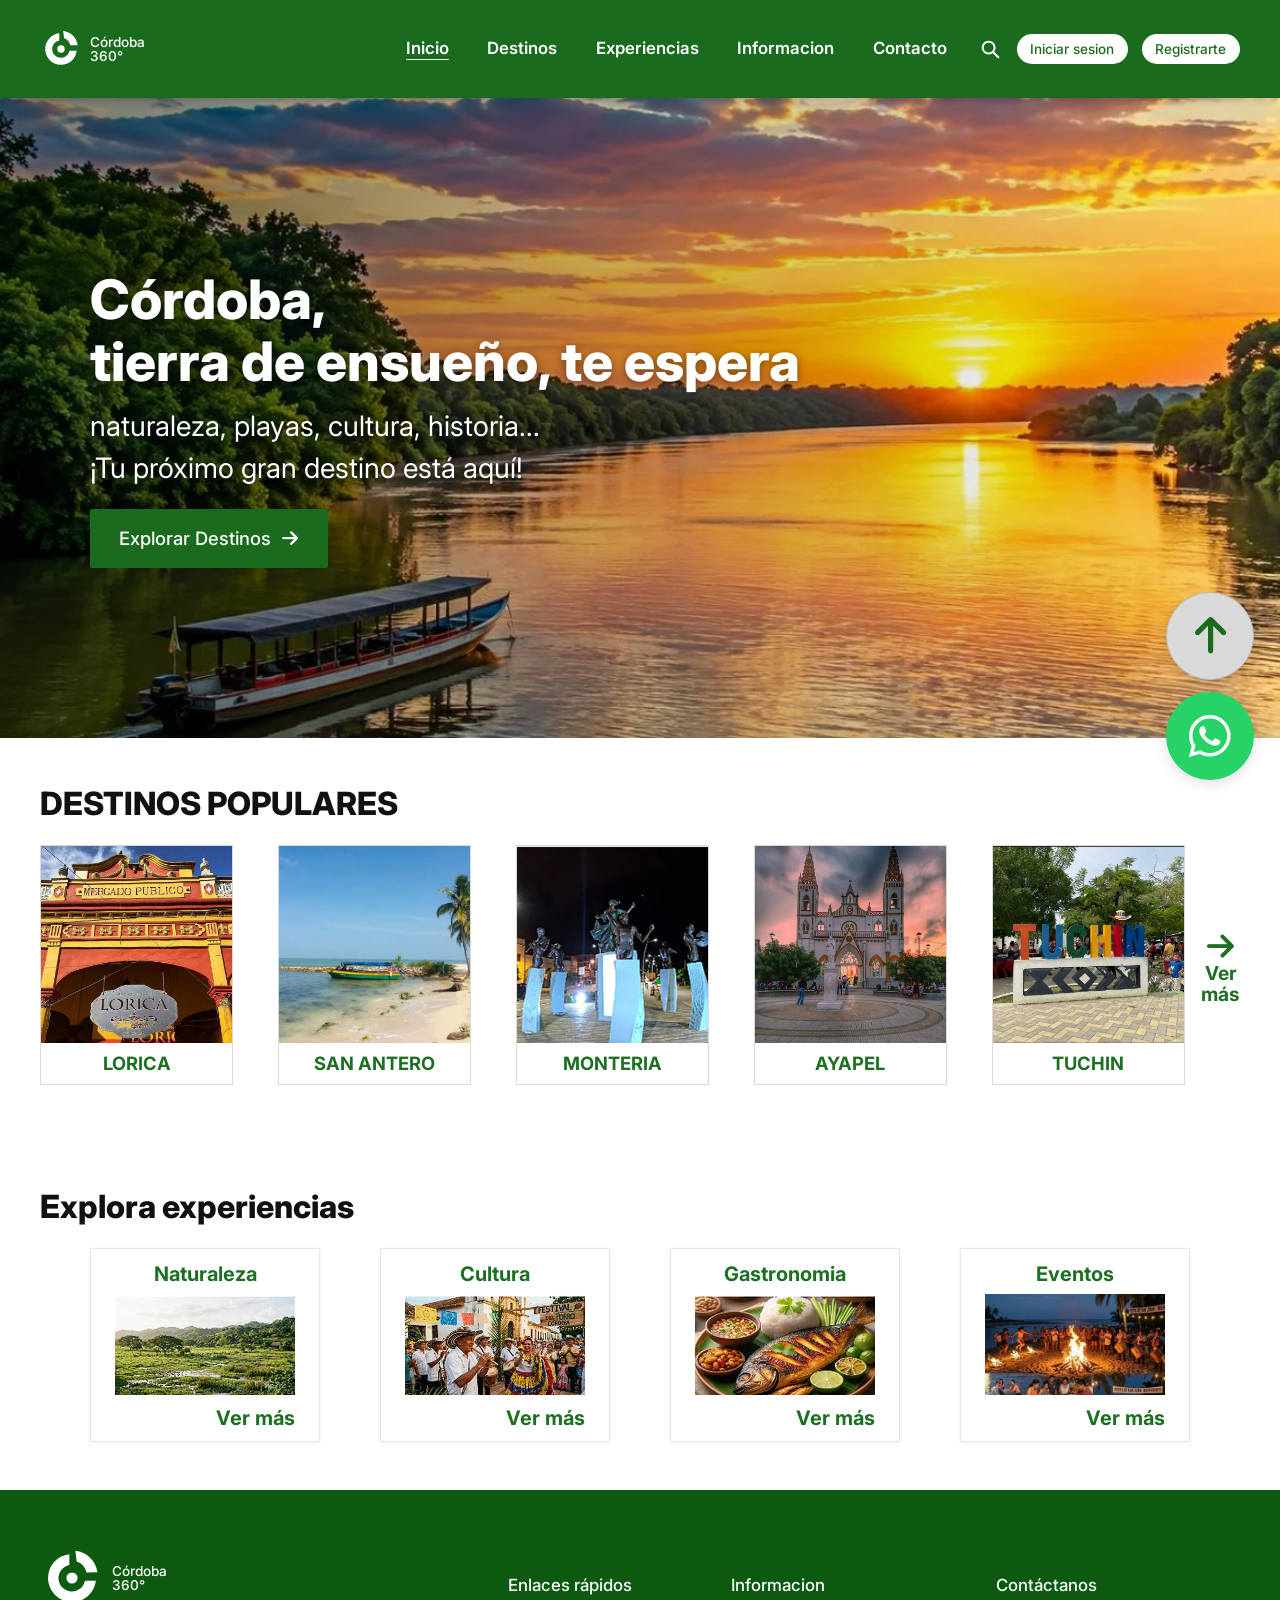
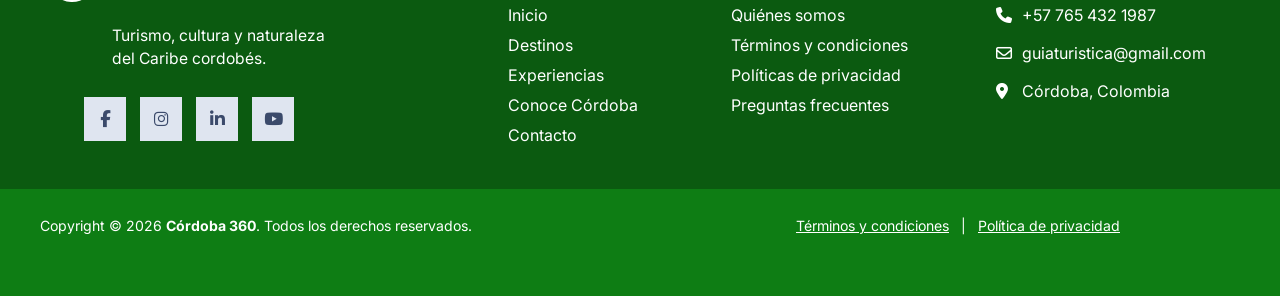
<file: index.html>
<!DOCTYPE html>
<html lang="es">
<head>
  <meta charset="UTF-8">
  <meta name="viewport" content="width=device-width, initial-scale=1.0">
  <title>Córdoba 360 | Turismo en Córdoba, Colombia</title>
  <meta name="description" content="Descubre los destinos, playas, naturaleza, cultura y gastronomía del departamento de Córdoba, Colombia.">
  <meta name="author" content="Alex Arrieta">
  <meta name="theme-color" content="#1b6b1f">
  <meta property="og:title" content="Córdoba 360 | Turismo en Córdoba, Colombia">
  <meta property="og:description" content="Descubre los destinos, playas, naturaleza, cultura y gastronomía del departamento de Córdoba, Colombia.">
  <meta property="og:image" content="img/hero-rio-sinu.jpg">
  <link rel="icon" href="img/favicon.svg" type="image/svg+xml">
  <!-- Tipografía e iconografía externas vía CDN -->
  <link rel="preconnect" href="https://fonts.googleapis.com">
  <link rel="preconnect" href="https://fonts.gstatic.com" crossorigin>
  <link rel="stylesheet" href="https://fonts.googleapis.com/css2?family=Inter:wght@300;400;500;600;700;800&display=swap">
  <link rel="stylesheet" href="https://cdnjs.cloudflare.com/ajax/libs/font-awesome/6.5.1/css/all.min.css">
  <link rel="stylesheet" href="css/styles.css">
</head>
<body>
<div class="pagina">
  <a class="saltar-contenido" href="#contenido">Saltar al contenido</a>
  <header class="encabezado">
    <div class="contenedor barra">
      <a class="logo" href="index.html" aria-label="Córdoba 360°, ir al inicio">
        <svg viewBox="0 0 48 48" aria-hidden="true" focusable="false"><path fill="currentColor" d="M22 6.1A18 18 0 1 0 41.9 26h-8.2A10 10 0 1 1 22 14.3z"/><path fill="currentColor" d="M26.5 3.5c8.6.9 15.4 7.6 16.6 16.2l-8.3.1c-.8-3.9-3.6-7-7.3-8.1z"/><circle cx="24" cy="24" r="4.2" fill="currentColor"/></svg>
        <span><b>Córdoba</b>360°</span>
      </a>

      <input type="checkbox" id="menu" class="menu-toggle" aria-label="Abrir menú">
      <label for="menu" class="velo" aria-hidden="true"></label>
      <nav class="nav" aria-label="Navegación principal">
        <label for="menu" class="menu-cerrar" aria-label="Cerrar menú"><i class="fa-solid fa-xmark"></i></label>
        <ul class="nav__lista">
          <li class="nav__item"><a class="nav__enlace" href="index.html" aria-current="page">Inicio <i class="fa-solid fa-chevron-right" aria-hidden="true"></i></a></li>
          <li class="nav__item nav__item--mega">
            <input type="checkbox" id="sub-destinos" class="sub-toggle">
            <div class="nav__fila">
              <a class="nav__enlace" href="destinos.html">Destinos</a>
              <label for="sub-destinos" class="sub-abrir" aria-label="Mostrar destinos"><i class="fa-solid fa-chevron-down"></i></label>
            </div>
            <div class="mega" id="mega-destinos">
              <div>
                <h3>Playas</h3>
                <ul>
                  <li><a href="san-antero.html">San Antero</a></li>
                  <li><a href="destinos.html#playas">Moñitos</a></li>
                  <li><a href="destinos.html#playas">Puerto Escondido</a></li>
                  <li><a href="destinos.html#playas">Los Córdobas</a></li>
                  <li><a href="destinos.html#playas">Canalete</a></li>
                </ul>
              </div>
              <div>
                <h3>Pueblos y Municipios</h3>
                <ul>
                  <li><a href="destinos.html#pueblos">Lorica</a></li>
                  <li><a href="destinos.html#pueblos">Montería</a></li>
                  <li><a href="destinos.html#pueblos">Ayapel</a></li>
                  <li><a href="destinos.html#pueblos">Tuchín</a></li>
                  <li><a href="destinos.html#pueblos">Sahagún</a></li>
                  <li><a href="destinos.html#pueblos">Cereté</a></li>
                </ul>
              </div>
              <div>
                <h3>Naturaleza</h3>
                <ul>
                  <li><a href="destinos.html#naturaleza">Parque Nacional Natural Paramillo</a></li>
                  <li><a href="destinos.html#naturaleza">Ciénaga de Betancí</a></li>
                  <li><a href="destinos.html#naturaleza">Río Sinú</a></li>
                  <li><a href="destinos.html#naturaleza">Volcán de Lodo</a></li>
                </ul>
              </div>
              <div>
                <h3>Información</h3>
                <ul>
                  <li><a href="informacion.html">Conoce Córdoba</a></li>
                  <li><a href="informacion.html#historia">Nuestra historia</a></li>
                  <li><a href="experiencias.html#cultura">Cultura y tradición</a></li>
                  <li><a href="experiencias.html#gastronomia">Gastronomía típica</a></li>
                  <li><a href="informacion.html#cifras">Datos del departamento</a></li>
                </ul>
              </div>
            </div>
          </li>
          <li class="nav__item"><a class="nav__enlace" href="experiencias.html">Experiencias <i class="fa-solid fa-chevron-right" aria-hidden="true"></i></a></li>
          <li class="nav__item"><a class="nav__enlace" href="informacion.html">Informacion <i class="fa-solid fa-chevron-right" aria-hidden="true"></i></a></li>
          <li class="nav__item"><a class="nav__enlace" href="contacto.html">Contacto <i class="fa-solid fa-chevron-right" aria-hidden="true"></i></a></li>
        </ul>
        <div class="nav__cuenta">
          <a class="btn btn--pildora" href="registro.html#login">Iniciar sesión</a>
          <a class="btn btn--pildora" href="registro.html">Registrarte</a>
        </div>
      </nav>

      <div class="herramientas">
        <form class="buscador" role="search" action="destinos.html" method="get">
          <label for="q" class="buscador__abrir" title="Buscar"><span class="sr-only">Buscar destinos</span><svg viewBox="0 0 24 24" width="22" height="22" aria-hidden="true" focusable="false"><circle cx="10.5" cy="10.5" r="6.5" fill="none" stroke="currentColor" stroke-width="2.2"/><path d="M15.5 15.5 21 21" stroke="currentColor" stroke-width="2.4" stroke-linecap="round"/></svg></label>
          <input type="search" id="q" name="q" placeholder="Buscar destinos..." required minlength="2" maxlength="40">
          <button type="submit" aria-label="Buscar"><svg viewBox="0 0 24 24" width="22" height="22" aria-hidden="true" focusable="false"><circle cx="10.5" cy="10.5" r="6.5" fill="none" stroke="currentColor" stroke-width="2.2"/><path d="M15.5 15.5 21 21" stroke="currentColor" stroke-width="2.4" stroke-linecap="round"/></svg></button>
        </form>
        <div class="cuenta">
          <a class="btn btn--pildora" href="registro.html#login">Iniciar sesion</a>
          <a class="btn btn--pildora" href="registro.html">Registrarte</a>
        </div>
        <label for="menu" class="menu-abrir" aria-label="Abrir menú"><i class="fa-solid fa-bars"></i></label>
      </div>
    </div>
  </header>

  <main id="contenido">
    <section class="hero" aria-labelledby="titulo-hero">
      <picture><source srcset="img/hero-rio-sinu.webp" type="image/webp"><img src="img/hero-rio-sinu.jpg" alt="Atardecer sobre el río Sinú con una lancha de pasajeros" fetchpriority="high" width="1600" height="577"></picture>
      <div class="contenedor hero__contenido">
        <h1 id="titulo-hero">Córdoba,<br>tierra de ensueño, te espera</h1>
        <p>naturaleza, playas, cultura, historia...<br>¡Tu próximo gran destino está aquí!</p>
        <a class="btn" href="destinos.html">Explorar Destinos <i class="fa-solid fa-arrow-right" aria-hidden="true"></i></a>
      </div>
    </section>

    <section class="seccion contenedor" aria-labelledby="titulo-destinos">
      <h2 class="seccion__titulo seccion__titulo--verde" id="titulo-destinos">DESTINOS POPULARES</h2>
      <div class="carrusel">
        <ul class="destinos">
          <li class="tarjeta-destino">
            <a href="destinos.html#pueblos">
              <picture><source srcset="img/lorica-mercado.webp" type="image/webp"><img src="img/lorica-mercado.jpg" alt="Mercado público de Santa Cruz de Lorica" loading="lazy" decoding="async"></picture>
              <h3>Lorica</h3>
            </a>
          </li>
          <li class="tarjeta-destino">
            <a href="san-antero.html">
              <picture><source srcset="img/san-antero.webp" type="image/webp"><img src="img/san-antero.jpg" alt="Playa de San Antero con lancha y palmeras" loading="lazy" decoding="async"></picture>
              <h3>San Antero</h3>
            </a>
          </li>
          <li class="tarjeta-destino">
            <a href="destinos.html#pueblos">
              <picture><source srcset="img/monteria.webp" type="image/webp"><img src="img/monteria.jpg" alt="Esculturas iluminadas en la Ronda del Sinú, Montería" loading="lazy" decoding="async"></picture>
              <h3>Monteria</h3>
            </a>
          </li>
          <li class="tarjeta-destino">
            <a href="destinos.html#pueblos">
              <picture><source srcset="img/ayapel-catedral.webp" type="image/webp"><img src="img/ayapel-catedral.jpg" alt="Iglesia de Ayapel al atardecer" loading="lazy" decoding="async"></picture>
              <h3>Ayapel</h3>
            </a>
          </li>
          <li class="tarjeta-destino">
            <a href="destinos.html#pueblos">
              <picture><source srcset="img/tuchin.webp" type="image/webp"><img src="img/tuchin.jpg" alt="Letrero colorido de Tuchín con motivos del sombrero vueltiao" loading="lazy" decoding="async"></picture>
              <h3>Tuchin</h3>
            </a>
          </li>
        </ul>
        <a class="ver-mas" href="destinos.html"><i class="fa-solid fa-arrow-right" aria-hidden="true"></i><span>Ver<br>más</span><b class="sr-only">Ver más destinos</b></a>
      </div>
    </section>

    <section class="seccion contenedor" aria-labelledby="titulo-exp">
      <h2 class="seccion__titulo" id="titulo-exp"><span class="solo-escritorio">Explora experiencias</span><span class="solo-movil">¿Qué quieres descubrir de Córdoba?</span></h2>
      <div class="experiencias-inicio">
          <article class="tarjeta-exp">
            <h3>Naturaleza</h3>
            <picture><source srcset="img/naturaleza-sabana.webp" type="image/webp"><img src="img/naturaleza-sabana.jpg" alt="Sabanas y humedales verdes de Córdoba" loading="lazy" decoding="async"></picture>
            <a class="tarjeta-exp__mas" href="experiencias.html#naturaleza">Ver más<span class="sr-only"> sobre Naturaleza</span></a>
          </article>
          <article class="tarjeta-exp">
            <h3>Cultura</h3>
            <picture><source srcset="img/cultura-festival.webp" type="image/webp"><img src="img/cultura-festival.jpg" alt="Músicos y bailarines en el Festival del Porro" loading="lazy" decoding="async"></picture>
            <a class="tarjeta-exp__mas" href="experiencias.html#cultura">Ver más<span class="sr-only"> sobre Cultura</span></a>
          </article>
          <article class="tarjeta-exp">
            <h3>Gastronomia</h3>
            <picture><source srcset="img/gastronomia-pescado.webp" type="image/webp"><img src="img/gastronomia-pescado.jpg" alt="Pescado frito con arroz de coco y patacón" loading="lazy" decoding="async"></picture>
            <a class="tarjeta-exp__mas" href="experiencias.html#gastronomia">Ver más<span class="sr-only"> sobre Gastronomia</span></a>
          </article>
          <article class="tarjeta-exp">
            <h3>Eventos</h3>
            <picture><source srcset="img/eventos-san-juan.webp" type="image/webp"><img src="img/eventos-san-juan.jpg" alt="Fiesta de San Juan con fogata en la playa" loading="lazy" decoding="async"></picture>
            <a class="tarjeta-exp__mas" href="experiencias.html#eventos">Ver más<span class="sr-only"> sobre Eventos</span></a>
          </article>
      </div>
    </section>

  </main>

  <aside class="flotantes" aria-label="Accesos rápidos">
    <a class="flotante flotante--arriba" href="#top" aria-label="Volver arriba"><i class="fa-solid fa-arrow-up"></i></a>
    <a class="flotante flotante--whatsapp" href="https://wa.me/57345609876" target="_blank" rel="noopener" aria-label="Escríbenos por WhatsApp"><i class="fa-brands fa-whatsapp"></i></a>
  </aside>

  <footer class="pie">
    <div class="contenedor pie__rejilla">
      <section class="pie__marca" aria-label="Córdoba 360">
        <a class="logo" href="index.html"><svg viewBox="0 0 48 48" aria-hidden="true" focusable="false"><path fill="currentColor" d="M22 6.1A18 18 0 1 0 41.9 26h-8.2A10 10 0 1 1 22 14.3z"/><path fill="currentColor" d="M26.5 3.5c8.6.9 15.4 7.6 16.6 16.2l-8.3.1c-.8-3.9-3.6-7-7.3-8.1z"/><circle cx="24" cy="24" r="4.2" fill="currentColor"/></svg><span><b>Córdoba</b>360°</span></a>
        <p>Turismo, cultura y naturaleza del Caribe cordobés.</p>
        <ul class="redes">
          <li><a href="https://facebook.com" target="_blank" rel="noopener" aria-label="Facebook"><i class="fa-brands fa-facebook-f"></i></a></li>
          <li><a href="https://instagram.com" target="_blank" rel="noopener" aria-label="Instagram"><i class="fa-brands fa-instagram"></i></a></li>
          <li><a href="https://linkedin.com" target="_blank" rel="noopener" aria-label="LinkedIn"><i class="fa-brands fa-linkedin-in"></i></a></li>
          <li><a href="https://youtube.com" target="_blank" rel="noopener" aria-label="YouTube"><i class="fa-brands fa-youtube"></i></a></li>
        </ul>
      </section>
      <nav class="pie__columna" aria-label="Enlaces rápidos">
        <h2>Enlaces rápidos</h2>
        <ul class="pie__lista">
          <li><a href="index.html">Inicio</a></li>
          <li><a href="destinos.html">Destinos</a></li>
          <li><a href="experiencias.html">Experiencias</a></li>
          <li><a href="informacion.html">Conoce Córdoba</a></li>
          <li><a href="contacto.html">Contacto</a></li>
        </ul>
      </nav>
      <nav class="pie__columna" aria-label="Información">
        <h2>Informacion</h2>
        <ul class="pie__lista">
          <li><a href="informacion.html">Quiénes somos</a></li>
          <li><a href="#">Términos y condiciones</a></li>
          <li><a href="#">Políticas de privacidad</a></li>
          <li><a href="contacto.html">Preguntas frecuentes</a></li>
        </ul>
      </nav>
      <section class="pie__columna" aria-label="Contáctanos">
        <h2>Contáctanos</h2>
        <address>
          <ul class="pie__contacto">
            <li><i class="fa-solid fa-phone" aria-hidden="true"></i><a href="tel:+577654321987">+57 765 432 1987</a></li>
            <li><i class="fa-regular fa-envelope" aria-hidden="true"></i><a href="mailto:guiaturistica@gmail.com">guiaturistica@gmail.com</a></li>
            <li><i class="fa-solid fa-location-dot" aria-hidden="true"></i>Córdoba, Colombia</li>
          </ul>
        </address>
      </section>
    </div>
    <div class="pie__legal">
      <div class="contenedor">
        <p>Copyright © 2026 <strong>Córdoba 360</strong>. Todos los derechos reservados.</p>
        <nav aria-label="Legal">
          <a href="#">Términos y condiciones</a> | <a href="#">Política de privacidad</a>
        </nav>
      </div>
    </div>
  </footer>
</div>
</body>
</html>
</file>
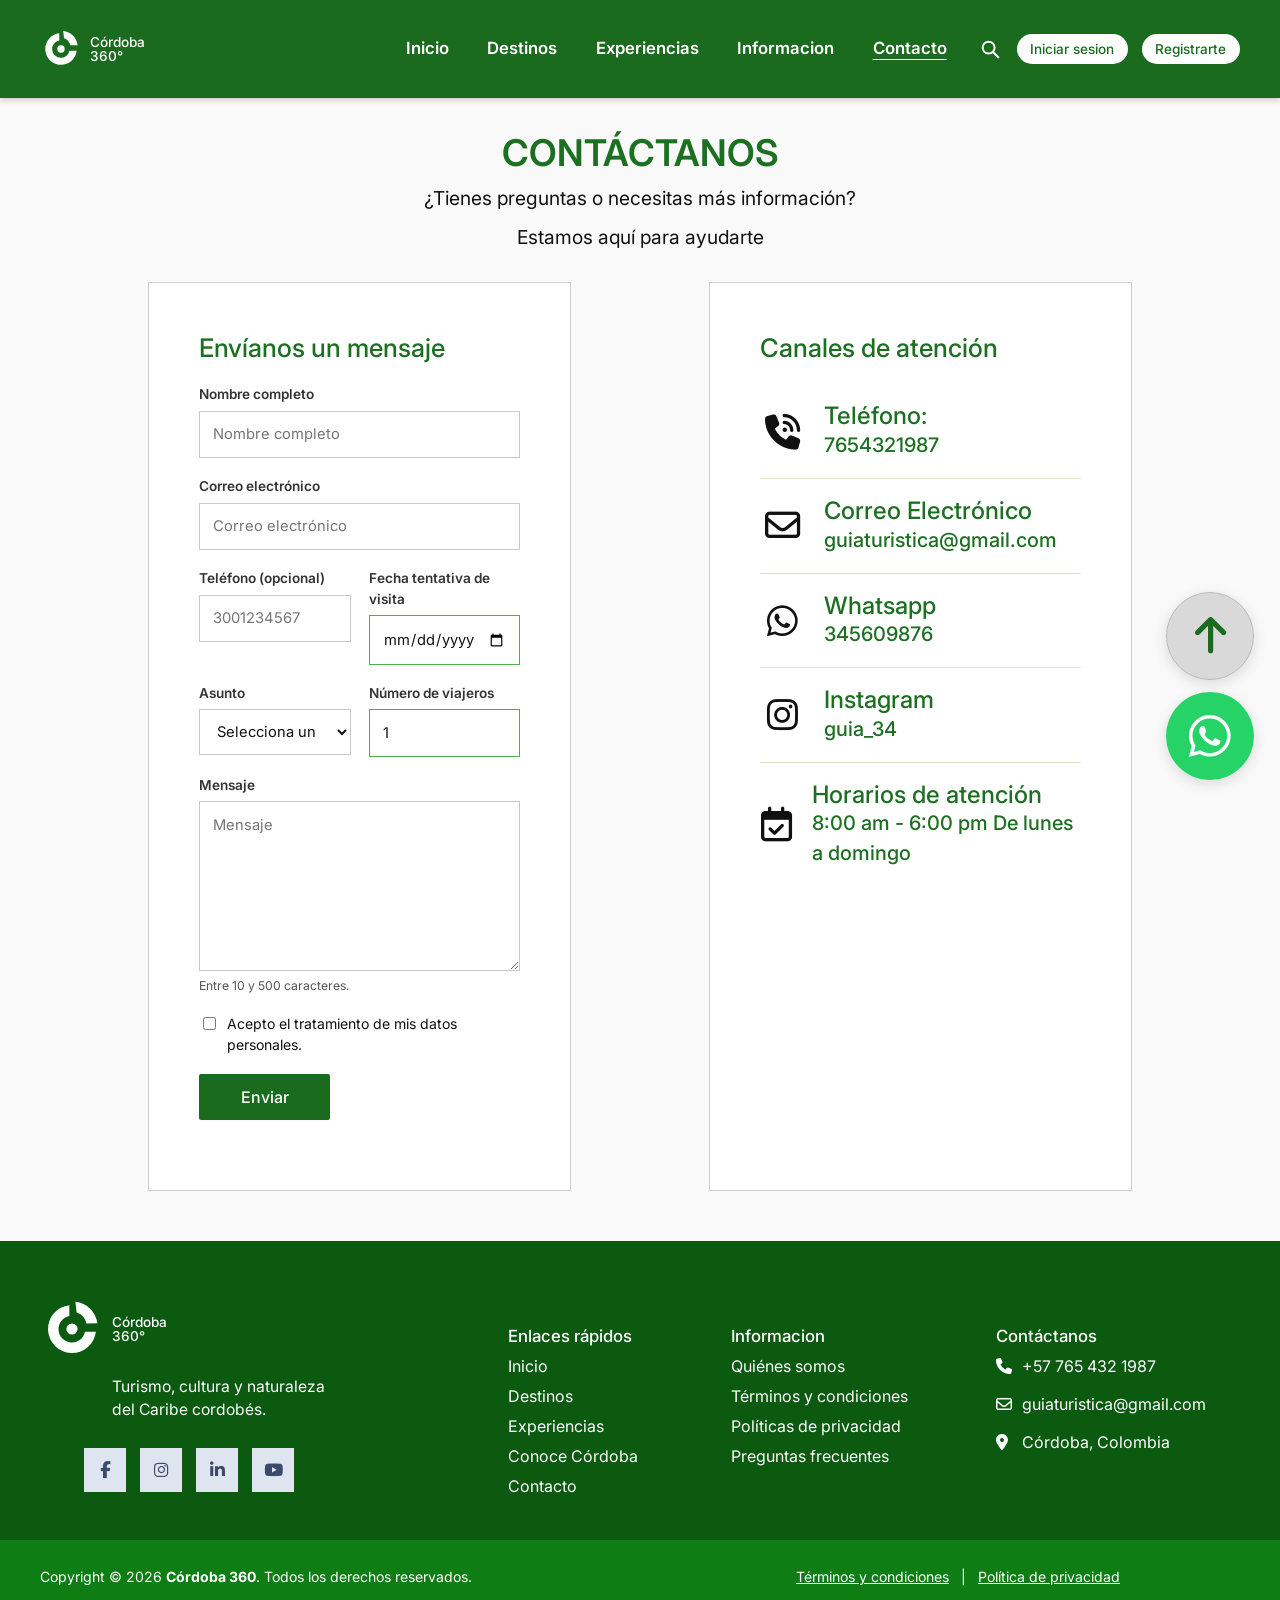
<file: contacto.html>
<!DOCTYPE html>
<html lang="es">
<head>
  <meta charset="UTF-8">
  <meta name="viewport" content="width=device-width, initial-scale=1.0">
  <title>Contacto | Córdoba 360</title>
  <meta name="description" content="Escríbenos para resolver tus dudas sobre destinos y experiencias en Córdoba. Teléfono, correo, WhatsApp e Instagram.">
  <meta name="author" content="Alex Arrieta">
  <meta name="theme-color" content="#1b6b1f">
  <meta property="og:title" content="Contacto | Córdoba 360">
  <meta property="og:description" content="Escríbenos para resolver tus dudas sobre destinos y experiencias en Córdoba. Teléfono, correo, WhatsApp e Instagram.">
  <meta property="og:image" content="img/hero-rio-sinu.jpg">
  <link rel="icon" href="img/favicon.svg" type="image/svg+xml">
  <!-- Tipografía e iconografía externas vía CDN -->
  <link rel="preconnect" href="https://fonts.googleapis.com">
  <link rel="preconnect" href="https://fonts.gstatic.com" crossorigin>
  <link rel="stylesheet" href="https://fonts.googleapis.com/css2?family=Inter:wght@300;400;500;600;700;800&display=swap">
  <link rel="stylesheet" href="https://cdnjs.cloudflare.com/ajax/libs/font-awesome/6.5.1/css/all.min.css">
  <link rel="stylesheet" href="css/styles.css">
</head>
<body>
<div class="pagina">
  <a class="saltar-contenido" href="#contenido">Saltar al contenido</a>
  <header class="encabezado">
    <div class="contenedor barra">
      <a class="logo" href="index.html" aria-label="Córdoba 360°, ir al inicio">
        <svg viewBox="0 0 48 48" aria-hidden="true" focusable="false"><path fill="currentColor" d="M22 6.1A18 18 0 1 0 41.9 26h-8.2A10 10 0 1 1 22 14.3z"/><path fill="currentColor" d="M26.5 3.5c8.6.9 15.4 7.6 16.6 16.2l-8.3.1c-.8-3.9-3.6-7-7.3-8.1z"/><circle cx="24" cy="24" r="4.2" fill="currentColor"/></svg>
        <span><b>Córdoba</b>360°</span>
      </a>

      <input type="checkbox" id="menu" class="menu-toggle" aria-label="Abrir menú">
      <label for="menu" class="velo" aria-hidden="true"></label>
      <nav class="nav" aria-label="Navegación principal">
        <label for="menu" class="menu-cerrar" aria-label="Cerrar menú"><i class="fa-solid fa-xmark"></i></label>
        <ul class="nav__lista">
          <li class="nav__item"><a class="nav__enlace" href="index.html">Inicio <i class="fa-solid fa-chevron-right" aria-hidden="true"></i></a></li>
          <li class="nav__item nav__item--mega">
            <input type="checkbox" id="sub-destinos" class="sub-toggle">
            <div class="nav__fila">
              <a class="nav__enlace" href="destinos.html">Destinos</a>
              <label for="sub-destinos" class="sub-abrir" aria-label="Mostrar destinos"><i class="fa-solid fa-chevron-down"></i></label>
            </div>
            <div class="mega" id="mega-destinos">
              <div>
                <h3>Playas</h3>
                <ul>
                  <li><a href="san-antero.html">San Antero</a></li>
                  <li><a href="destinos.html#playas">Moñitos</a></li>
                  <li><a href="destinos.html#playas">Puerto Escondido</a></li>
                  <li><a href="destinos.html#playas">Los Córdobas</a></li>
                  <li><a href="destinos.html#playas">Canalete</a></li>
                </ul>
              </div>
              <div>
                <h3>Pueblos y Municipios</h3>
                <ul>
                  <li><a href="destinos.html#pueblos">Lorica</a></li>
                  <li><a href="destinos.html#pueblos">Montería</a></li>
                  <li><a href="destinos.html#pueblos">Ayapel</a></li>
                  <li><a href="destinos.html#pueblos">Tuchín</a></li>
                  <li><a href="destinos.html#pueblos">Sahagún</a></li>
                  <li><a href="destinos.html#pueblos">Cereté</a></li>
                </ul>
              </div>
              <div>
                <h3>Naturaleza</h3>
                <ul>
                  <li><a href="destinos.html#naturaleza">Parque Nacional Natural Paramillo</a></li>
                  <li><a href="destinos.html#naturaleza">Ciénaga de Betancí</a></li>
                  <li><a href="destinos.html#naturaleza">Río Sinú</a></li>
                  <li><a href="destinos.html#naturaleza">Volcán de Lodo</a></li>
                </ul>
              </div>
              <div>
                <h3>Información</h3>
                <ul>
                  <li><a href="informacion.html">Conoce Córdoba</a></li>
                  <li><a href="informacion.html#historia">Nuestra historia</a></li>
                  <li><a href="experiencias.html#cultura">Cultura y tradición</a></li>
                  <li><a href="experiencias.html#gastronomia">Gastronomía típica</a></li>
                  <li><a href="informacion.html#cifras">Datos del departamento</a></li>
                </ul>
              </div>
            </div>
          </li>
          <li class="nav__item"><a class="nav__enlace" href="experiencias.html">Experiencias <i class="fa-solid fa-chevron-right" aria-hidden="true"></i></a></li>
          <li class="nav__item"><a class="nav__enlace" href="informacion.html">Informacion <i class="fa-solid fa-chevron-right" aria-hidden="true"></i></a></li>
          <li class="nav__item"><a class="nav__enlace" href="contacto.html" aria-current="page">Contacto <i class="fa-solid fa-chevron-right" aria-hidden="true"></i></a></li>
        </ul>
        <div class="nav__cuenta">
          <a class="btn btn--pildora" href="registro.html#login">Iniciar sesión</a>
          <a class="btn btn--pildora" href="registro.html">Registrarte</a>
        </div>
      </nav>

      <div class="herramientas">
        <form class="buscador" role="search" action="destinos.html" method="get">
          <label for="q" class="buscador__abrir" title="Buscar"><span class="sr-only">Buscar destinos</span><svg viewBox="0 0 24 24" width="22" height="22" aria-hidden="true" focusable="false"><circle cx="10.5" cy="10.5" r="6.5" fill="none" stroke="currentColor" stroke-width="2.2"/><path d="M15.5 15.5 21 21" stroke="currentColor" stroke-width="2.4" stroke-linecap="round"/></svg></label>
          <input type="search" id="q" name="q" placeholder="Buscar destinos..." required minlength="2" maxlength="40">
          <button type="submit" aria-label="Buscar"><svg viewBox="0 0 24 24" width="22" height="22" aria-hidden="true" focusable="false"><circle cx="10.5" cy="10.5" r="6.5" fill="none" stroke="currentColor" stroke-width="2.2"/><path d="M15.5 15.5 21 21" stroke="currentColor" stroke-width="2.4" stroke-linecap="round"/></svg></button>
        </form>
        <div class="cuenta">
          <a class="btn btn--pildora" href="registro.html#login">Iniciar sesion</a>
          <a class="btn btn--pildora" href="registro.html">Registrarte</a>
        </div>
        <label for="menu" class="menu-abrir" aria-label="Abrir menú"><i class="fa-solid fa-bars"></i></label>
      </div>
    </div>
  </header>

  <main id="contenido">
    <div class="contacto-fondo">
      <div class="contenedor">
        <header class="contacto-intro">
          <h1>CONTÁCTANOS</h1>
          <p>¿Tienes preguntas o necesitas más información?</p>
          <p>Estamos aquí para ayudarte</p>
        </header>

        <div class="contacto-rejilla">
          <section class="panel" aria-labelledby="titulo-form">
            <h2 id="titulo-form">Envíanos un mensaje</h2>
            <form class="formulario" action="#" method="post">
              <div class="campo">
                <label for="nombre">Nombre completo</label>
                <input type="text" id="nombre" name="nombre" placeholder="Nombre completo" required minlength="3" maxlength="60"
                       pattern="[A-Za-zÁÉÍÓÚáéíóúÑñ ]{3,60}" title="Solo letras y espacios (mínimo 3)" autocomplete="name">
              </div>
              <div class="campo">
                <label for="correo">Correo electrónico</label>
                <input type="email" id="correo" name="correo" placeholder="Correo electrónico" required autocomplete="email">
              </div>
              <div class="doble">
                <div class="campo">
                  <label for="telefono">Teléfono (opcional)</label>
                  <input type="tel" id="telefono" name="telefono" placeholder="3001234567" pattern="3[0-9]{9}" title="Celular colombiano de 10 dígitos que empieza por 3" autocomplete="tel">
                </div>
                <div class="campo">
                  <label for="fecha">Fecha tentativa de visita</label>
                  <input type="date" id="fecha" name="fecha" min="2026-10-24" max="2027-12-31">
                </div>
              </div>
              <div class="doble">
                <div class="campo">
                  <label for="asunto">Asunto</label>
                  <select id="asunto" name="asunto" required>
                    <option value="">Selecciona un asunto</option>
                    <option>Información de destinos</option>
                    <option>Experiencias y planes</option>
                    <option>Eventos</option>
                    <option>Otro</option>
                  </select>
                </div>
                <div class="campo">
                  <label for="personas">Número de viajeros</label>
                  <input type="number" id="personas" name="personas" min="1" max="20" value="1">
                </div>
              </div>
              <div class="campo">
                <label for="mensaje">Mensaje</label>
                <textarea id="mensaje" name="mensaje" placeholder="Mensaje" required minlength="10" maxlength="500"></textarea>
                <span class="ayuda">Entre 10 y 500 caracteres.</span>
              </div>
              <label class="casilla"><input type="checkbox" name="acepto" required> Acepto el tratamiento de mis datos personales.</label>
              <button class="btn" type="submit">Enviar</button>
            </form>
          </section>

          <section class="panel" aria-labelledby="titulo-canales">
            <h2 id="titulo-canales">Canales de atención</h2>
            <ul class="canales">
              <li><i class="fa-solid fa-phone-volume" aria-hidden="true"></i><div><h3>Teléfono:</h3><a href="tel:+577654321987">7654321987</a></div></li>
              <li><i class="fa-regular fa-envelope" aria-hidden="true"></i><div><h3>Correo Electrónico</h3><a href="mailto:guiaturistica@gmail.com">guiaturistica@gmail.com</a></div></li>
              <li><i class="fa-brands fa-whatsapp" aria-hidden="true"></i><div><h3>Whatsapp</h3><a href="https://wa.me/57345609876" target="_blank" rel="noopener">345609876</a></div></li>
              <li><i class="fa-brands fa-instagram" aria-hidden="true"></i><div><h3>Instagram</h3><a href="https://instagram.com/guia_34" target="_blank" rel="noopener">guia_34</a></div></li>
              <li><i class="fa-regular fa-calendar-check" aria-hidden="true"></i><div><h3>Horarios de atención</h3><p><time>8:00 am</time> - <time>6:00 pm</time> De lunes a domingo</p></div></li>
            </ul>
          </section>
        </div>
      </div>
    </div>

  </main>

  <aside class="flotantes" aria-label="Accesos rápidos">
    <a class="flotante flotante--arriba" href="#top" aria-label="Volver arriba"><i class="fa-solid fa-arrow-up"></i></a>
    <a class="flotante flotante--whatsapp" href="https://wa.me/57345609876" target="_blank" rel="noopener" aria-label="Escríbenos por WhatsApp"><i class="fa-brands fa-whatsapp"></i></a>
  </aside>

  <footer class="pie">
    <div class="contenedor pie__rejilla">
      <section class="pie__marca" aria-label="Córdoba 360">
        <a class="logo" href="index.html"><svg viewBox="0 0 48 48" aria-hidden="true" focusable="false"><path fill="currentColor" d="M22 6.1A18 18 0 1 0 41.9 26h-8.2A10 10 0 1 1 22 14.3z"/><path fill="currentColor" d="M26.5 3.5c8.6.9 15.4 7.6 16.6 16.2l-8.3.1c-.8-3.9-3.6-7-7.3-8.1z"/><circle cx="24" cy="24" r="4.2" fill="currentColor"/></svg><span><b>Córdoba</b>360°</span></a>
        <p>Turismo, cultura y naturaleza del Caribe cordobés.</p>
        <ul class="redes">
          <li><a href="https://facebook.com" target="_blank" rel="noopener" aria-label="Facebook"><i class="fa-brands fa-facebook-f"></i></a></li>
          <li><a href="https://instagram.com" target="_blank" rel="noopener" aria-label="Instagram"><i class="fa-brands fa-instagram"></i></a></li>
          <li><a href="https://linkedin.com" target="_blank" rel="noopener" aria-label="LinkedIn"><i class="fa-brands fa-linkedin-in"></i></a></li>
          <li><a href="https://youtube.com" target="_blank" rel="noopener" aria-label="YouTube"><i class="fa-brands fa-youtube"></i></a></li>
        </ul>
      </section>
      <nav class="pie__columna" aria-label="Enlaces rápidos">
        <h2>Enlaces rápidos</h2>
        <ul class="pie__lista">
          <li><a href="index.html">Inicio</a></li>
          <li><a href="destinos.html">Destinos</a></li>
          <li><a href="experiencias.html">Experiencias</a></li>
          <li><a href="informacion.html">Conoce Córdoba</a></li>
          <li><a href="contacto.html">Contacto</a></li>
        </ul>
      </nav>
      <nav class="pie__columna" aria-label="Información">
        <h2>Informacion</h2>
        <ul class="pie__lista">
          <li><a href="informacion.html">Quiénes somos</a></li>
          <li><a href="#">Términos y condiciones</a></li>
          <li><a href="#">Políticas de privacidad</a></li>
          <li><a href="contacto.html">Preguntas frecuentes</a></li>
        </ul>
      </nav>
      <section class="pie__columna" aria-label="Contáctanos">
        <h2>Contáctanos</h2>
        <address>
          <ul class="pie__contacto">
            <li><i class="fa-solid fa-phone" aria-hidden="true"></i><a href="tel:+577654321987">+57 765 432 1987</a></li>
            <li><i class="fa-regular fa-envelope" aria-hidden="true"></i><a href="mailto:guiaturistica@gmail.com">guiaturistica@gmail.com</a></li>
            <li><i class="fa-solid fa-location-dot" aria-hidden="true"></i>Córdoba, Colombia</li>
          </ul>
        </address>
      </section>
    </div>
    <div class="pie__legal">
      <div class="contenedor">
        <p>Copyright © 2026 <strong>Córdoba 360</strong>. Todos los derechos reservados.</p>
        <nav aria-label="Legal">
          <a href="#">Términos y condiciones</a> | <a href="#">Política de privacidad</a>
        </nav>
      </div>
    </div>
  </footer>
</div>
</body>
</html>
</file>
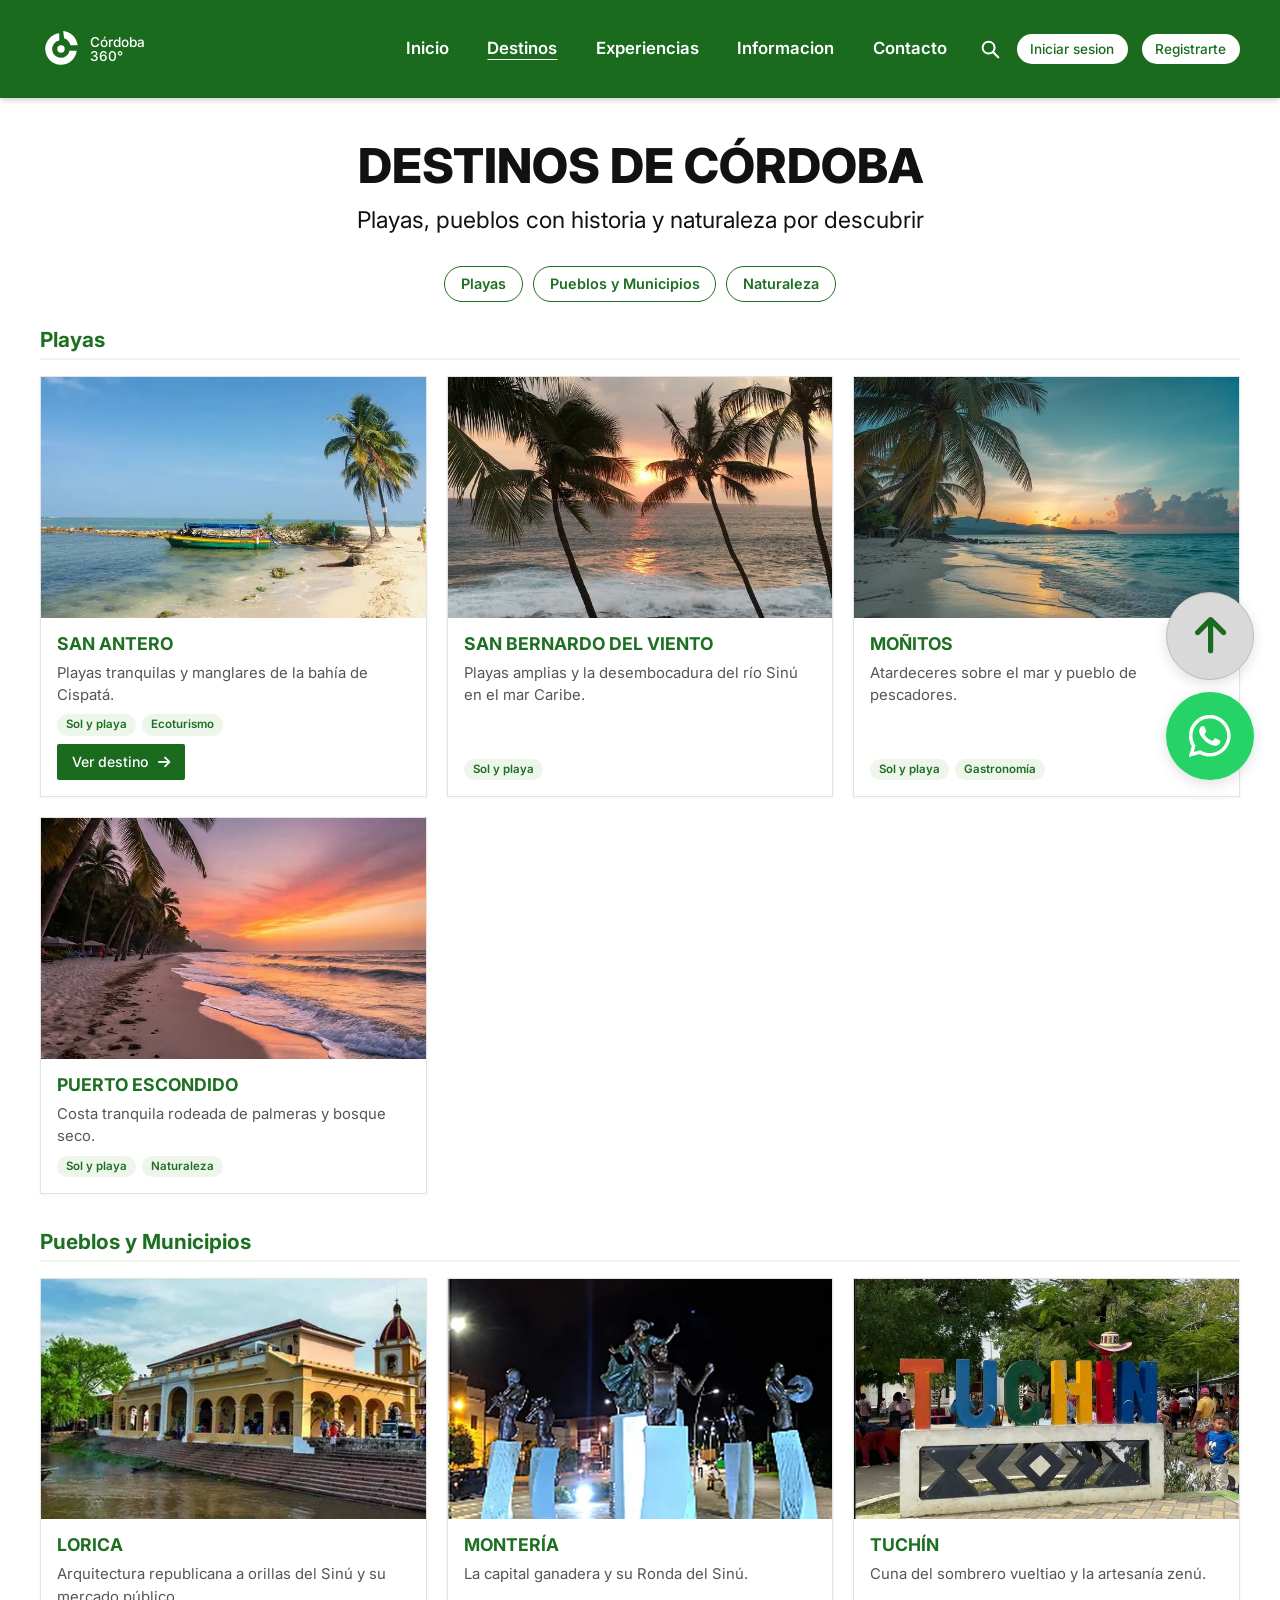
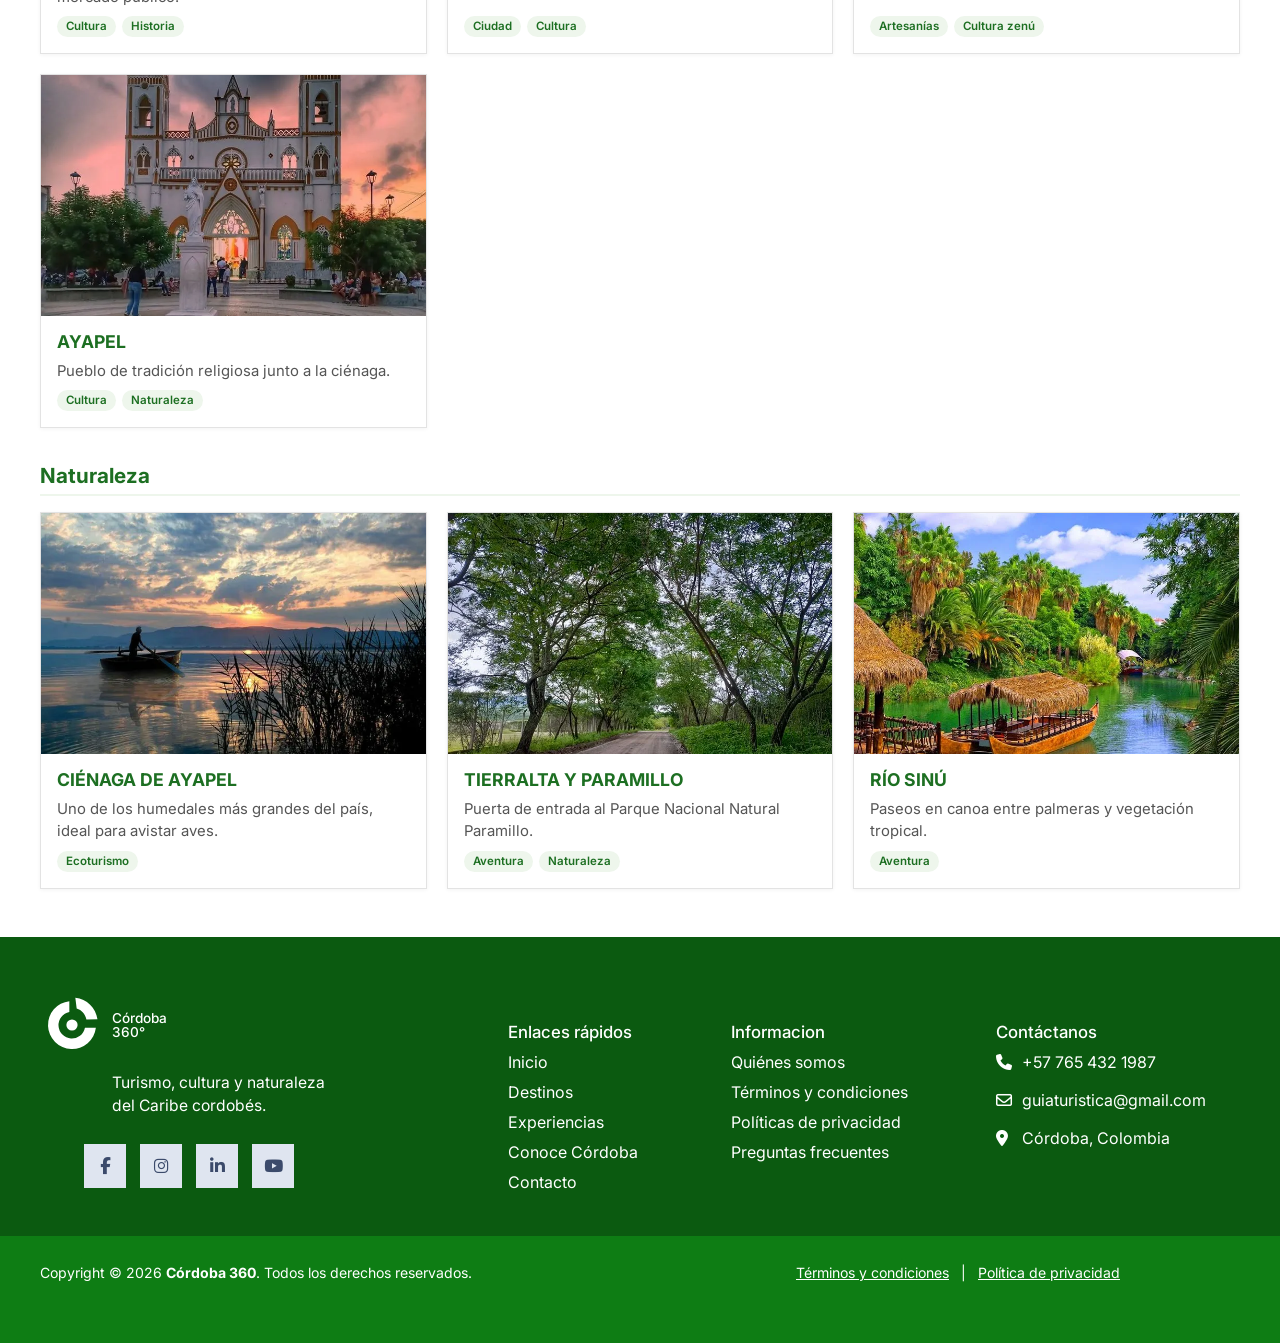
<file: destinos.html>
<!DOCTYPE html>
<html lang="es">
<head>
  <meta charset="UTF-8">
  <meta name="viewport" content="width=device-width, initial-scale=1.0">
  <title>Destinos | Córdoba 360</title>
  <meta name="description" content="Playas, pueblos y reservas naturales del departamento de Córdoba: San Antero, Lorica, Tuchín, Ayapel y más.">
  <meta name="author" content="Alex Arrieta">
  <meta name="theme-color" content="#1b6b1f">
  <meta property="og:title" content="Destinos | Córdoba 360">
  <meta property="og:description" content="Playas, pueblos y reservas naturales del departamento de Córdoba: San Antero, Lorica, Tuchín, Ayapel y más.">
  <meta property="og:image" content="img/hero-rio-sinu.jpg">
  <link rel="icon" href="img/favicon.svg" type="image/svg+xml">
  <!-- Tipografía e iconografía externas vía CDN -->
  <link rel="preconnect" href="https://fonts.googleapis.com">
  <link rel="preconnect" href="https://fonts.gstatic.com" crossorigin>
  <link rel="stylesheet" href="https://fonts.googleapis.com/css2?family=Inter:wght@300;400;500;600;700;800&display=swap">
  <link rel="stylesheet" href="https://cdnjs.cloudflare.com/ajax/libs/font-awesome/6.5.1/css/all.min.css">
  <link rel="stylesheet" href="css/styles.css">
</head>
<body>
<div class="pagina">
  <a class="saltar-contenido" href="#contenido">Saltar al contenido</a>
  <header class="encabezado">
    <div class="contenedor barra">
      <a class="logo" href="index.html" aria-label="Córdoba 360°, ir al inicio">
        <svg viewBox="0 0 48 48" aria-hidden="true" focusable="false"><path fill="currentColor" d="M22 6.1A18 18 0 1 0 41.9 26h-8.2A10 10 0 1 1 22 14.3z"/><path fill="currentColor" d="M26.5 3.5c8.6.9 15.4 7.6 16.6 16.2l-8.3.1c-.8-3.9-3.6-7-7.3-8.1z"/><circle cx="24" cy="24" r="4.2" fill="currentColor"/></svg>
        <span><b>Córdoba</b>360°</span>
      </a>

      <input type="checkbox" id="menu" class="menu-toggle" aria-label="Abrir menú">
      <label for="menu" class="velo" aria-hidden="true"></label>
      <nav class="nav" aria-label="Navegación principal">
        <label for="menu" class="menu-cerrar" aria-label="Cerrar menú"><i class="fa-solid fa-xmark"></i></label>
        <ul class="nav__lista">
          <li class="nav__item"><a class="nav__enlace" href="index.html">Inicio <i class="fa-solid fa-chevron-right" aria-hidden="true"></i></a></li>
          <li class="nav__item nav__item--mega">
            <input type="checkbox" id="sub-destinos" class="sub-toggle">
            <div class="nav__fila">
              <a class="nav__enlace" href="destinos.html" aria-current="page">Destinos</a>
              <label for="sub-destinos" class="sub-abrir" aria-label="Mostrar destinos"><i class="fa-solid fa-chevron-down"></i></label>
            </div>
            <div class="mega" id="mega-destinos">
              <div>
                <h3>Playas</h3>
                <ul>
                  <li><a href="san-antero.html">San Antero</a></li>
                  <li><a href="destinos.html#playas">Moñitos</a></li>
                  <li><a href="destinos.html#playas">Puerto Escondido</a></li>
                  <li><a href="destinos.html#playas">Los Córdobas</a></li>
                  <li><a href="destinos.html#playas">Canalete</a></li>
                </ul>
              </div>
              <div>
                <h3>Pueblos y Municipios</h3>
                <ul>
                  <li><a href="destinos.html#pueblos">Lorica</a></li>
                  <li><a href="destinos.html#pueblos">Montería</a></li>
                  <li><a href="destinos.html#pueblos">Ayapel</a></li>
                  <li><a href="destinos.html#pueblos">Tuchín</a></li>
                  <li><a href="destinos.html#pueblos">Sahagún</a></li>
                  <li><a href="destinos.html#pueblos">Cereté</a></li>
                </ul>
              </div>
              <div>
                <h3>Naturaleza</h3>
                <ul>
                  <li><a href="destinos.html#naturaleza">Parque Nacional Natural Paramillo</a></li>
                  <li><a href="destinos.html#naturaleza">Ciénaga de Betancí</a></li>
                  <li><a href="destinos.html#naturaleza">Río Sinú</a></li>
                  <li><a href="destinos.html#naturaleza">Volcán de Lodo</a></li>
                </ul>
              </div>
              <div>
                <h3>Información</h3>
                <ul>
                  <li><a href="informacion.html">Conoce Córdoba</a></li>
                  <li><a href="informacion.html#historia">Nuestra historia</a></li>
                  <li><a href="experiencias.html#cultura">Cultura y tradición</a></li>
                  <li><a href="experiencias.html#gastronomia">Gastronomía típica</a></li>
                  <li><a href="informacion.html#cifras">Datos del departamento</a></li>
                </ul>
              </div>
            </div>
          </li>
          <li class="nav__item"><a class="nav__enlace" href="experiencias.html">Experiencias <i class="fa-solid fa-chevron-right" aria-hidden="true"></i></a></li>
          <li class="nav__item"><a class="nav__enlace" href="informacion.html">Informacion <i class="fa-solid fa-chevron-right" aria-hidden="true"></i></a></li>
          <li class="nav__item"><a class="nav__enlace" href="contacto.html">Contacto <i class="fa-solid fa-chevron-right" aria-hidden="true"></i></a></li>
        </ul>
        <div class="nav__cuenta">
          <a class="btn btn--pildora" href="registro.html#login">Iniciar sesión</a>
          <a class="btn btn--pildora" href="registro.html">Registrarte</a>
        </div>
      </nav>

      <div class="herramientas">
        <form class="buscador" role="search" action="destinos.html" method="get">
          <label for="q" class="buscador__abrir" title="Buscar"><span class="sr-only">Buscar destinos</span><svg viewBox="0 0 24 24" width="22" height="22" aria-hidden="true" focusable="false"><circle cx="10.5" cy="10.5" r="6.5" fill="none" stroke="currentColor" stroke-width="2.2"/><path d="M15.5 15.5 21 21" stroke="currentColor" stroke-width="2.4" stroke-linecap="round"/></svg></label>
          <input type="search" id="q" name="q" placeholder="Buscar destinos..." required minlength="2" maxlength="40">
          <button type="submit" aria-label="Buscar"><svg viewBox="0 0 24 24" width="22" height="22" aria-hidden="true" focusable="false"><circle cx="10.5" cy="10.5" r="6.5" fill="none" stroke="currentColor" stroke-width="2.2"/><path d="M15.5 15.5 21 21" stroke="currentColor" stroke-width="2.4" stroke-linecap="round"/></svg></button>
        </form>
        <div class="cuenta">
          <a class="btn btn--pildora" href="registro.html#login">Iniciar sesion</a>
          <a class="btn btn--pildora" href="registro.html">Registrarte</a>
        </div>
        <label for="menu" class="menu-abrir" aria-label="Abrir menú"><i class="fa-solid fa-bars"></i></label>
      </div>
    </div>
  </header>

  <main id="contenido">
    <header class="intro-experiencias contenedor">
      <h1>DESTINOS DE CÓRDOBA</h1>
      <p>Playas, pueblos con historia y naturaleza por descubrir</p>
    </header>
    <div class="contenedor seccion" style="padding-top:0">
      <nav class="filtros" aria-label="Categorías de destinos">
        <a href="#playas">Playas</a><a href="#pueblos">Pueblos y Municipios</a><a href="#naturaleza">Naturaleza</a>
      </nav>
      <section class="grupo-destinos" id="playas" aria-labelledby="t-playas">
        <h2 id="t-playas">Playas</h2>
        <div class="rejilla-destinos">
          <article class="ficha">
            <picture><source srcset="img/san-antero.webp" type="image/webp"><img src="img/san-antero.jpg" alt="Foto de San Antero" loading="lazy" decoding="async"></picture>
            <div class="ficha__cuerpo">
              <h3>San Antero</h3>
              <p>Playas tranquilas y manglares de la bahía de Cispatá.</p>
              <div class="etiquetas"><span>Sol y playa</span><span>Ecoturismo</span></div>
              <a class="btn" href="san-antero.html">Ver destino <i class="fa-solid fa-arrow-right" aria-hidden="true"></i></a>
            </div>
          </article>
          <article class="ficha">
            <picture><source srcset="img/playa-palmeras.webp" type="image/webp"><img src="img/playa-palmeras.jpg" alt="Foto de San Bernardo del Viento" loading="lazy" decoding="async"></picture>
            <div class="ficha__cuerpo">
              <h3>San Bernardo del Viento</h3>
              <p>Playas amplias y la desembocadura del río Sinú en el mar Caribe.</p>
              <div class="etiquetas"><span>Sol y playa</span></div>
              
            </div>
          </article>
          <article class="ficha">
            <picture><source srcset="img/playa-atardecer-mar.webp" type="image/webp"><img src="img/playa-atardecer-mar.jpg" alt="Foto de Moñitos" loading="lazy" decoding="async"></picture>
            <div class="ficha__cuerpo">
              <h3>Moñitos</h3>
              <p>Atardeceres sobre el mar y pueblo de pescadores.</p>
              <div class="etiquetas"><span>Sol y playa</span><span>Gastronomía</span></div>
              
            </div>
          </article>
          <article class="ficha">
            <picture><source srcset="img/playas.webp" type="image/webp"><img src="img/playas.jpg" alt="Foto de Puerto Escondido" loading="lazy" decoding="async"></picture>
            <div class="ficha__cuerpo">
              <h3>Puerto Escondido</h3>
              <p>Costa tranquila rodeada de palmeras y bosque seco.</p>
              <div class="etiquetas"><span>Sol y playa</span><span>Naturaleza</span></div>
              
            </div>
          </article>
        </div>
      </section>
      <section class="grupo-destinos" id="pueblos" aria-labelledby="t-pueblos">
        <h2 id="t-pueblos">Pueblos y Municipios</h2>
        <div class="rejilla-destinos">
          <article class="ficha">
            <picture><source srcset="img/lorica-rio.webp" type="image/webp"><img src="img/lorica-rio.jpg" alt="Foto de Lorica" loading="lazy" decoding="async"></picture>
            <div class="ficha__cuerpo">
              <h3>Lorica</h3>
              <p>Arquitectura republicana a orillas del Sinú y su mercado público.</p>
              <div class="etiquetas"><span>Cultura</span><span>Historia</span></div>
              
            </div>
          </article>
          <article class="ficha">
            <picture><source srcset="img/monteria.webp" type="image/webp"><img src="img/monteria.jpg" alt="Foto de Montería" loading="lazy" decoding="async"></picture>
            <div class="ficha__cuerpo">
              <h3>Montería</h3>
              <p>La capital ganadera y su Ronda del Sinú.</p>
              <div class="etiquetas"><span>Ciudad</span><span>Cultura</span></div>
              
            </div>
          </article>
          <article class="ficha">
            <picture><source srcset="img/tuchin.webp" type="image/webp"><img src="img/tuchin.jpg" alt="Foto de Tuchín" loading="lazy" decoding="async"></picture>
            <div class="ficha__cuerpo">
              <h3>Tuchín</h3>
              <p>Cuna del sombrero vueltiao y la artesanía zenú.</p>
              <div class="etiquetas"><span>Artesanías</span><span>Cultura zenú</span></div>
              
            </div>
          </article>
          <article class="ficha">
            <picture><source srcset="img/ayapel-catedral.webp" type="image/webp"><img src="img/ayapel-catedral.jpg" alt="Foto de Ayapel" loading="lazy" decoding="async"></picture>
            <div class="ficha__cuerpo">
              <h3>Ayapel</h3>
              <p>Pueblo de tradición religiosa junto a la ciénaga.</p>
              <div class="etiquetas"><span>Cultura</span><span>Naturaleza</span></div>
              
            </div>
          </article>
        </div>
      </section>
      <section class="grupo-destinos" id="naturaleza" aria-labelledby="t-naturaleza">
        <h2 id="t-naturaleza">Naturaleza</h2>
        <div class="rejilla-destinos">
          <article class="ficha">
            <picture><source srcset="img/cienaga-ayapel.webp" type="image/webp"><img src="img/cienaga-ayapel.jpg" alt="Foto de Ciénaga de Ayapel" loading="lazy" decoding="async"></picture>
            <div class="ficha__cuerpo">
              <h3>Ciénaga de Ayapel</h3>
              <p>Uno de los humedales más grandes del país, ideal para avistar aves.</p>
              <div class="etiquetas"><span>Ecoturismo</span></div>
              
            </div>
          </article>
          <article class="ficha">
            <picture><source srcset="img/naturaleza-camino.webp" type="image/webp"><img src="img/naturaleza-camino.jpg" alt="Foto de Tierralta y Paramillo" loading="lazy" decoding="async"></picture>
            <div class="ficha__cuerpo">
              <h3>Tierralta y Paramillo</h3>
              <p>Puerta de entrada al Parque Nacional Natural Paramillo.</p>
              <div class="etiquetas"><span>Aventura</span><span>Naturaleza</span></div>
              
            </div>
          </article>
          <article class="ficha">
            <picture><source srcset="img/aventura-rio.webp" type="image/webp"><img src="img/aventura-rio.jpg" alt="Foto de Río Sinú" loading="lazy" decoding="async"></picture>
            <div class="ficha__cuerpo">
              <h3>Río Sinú</h3>
              <p>Paseos en canoa entre palmeras y vegetación tropical.</p>
              <div class="etiquetas"><span>Aventura</span></div>
              
            </div>
          </article>
        </div>
      </section>
    </div>

  </main>

  <aside class="flotantes" aria-label="Accesos rápidos">
    <a class="flotante flotante--arriba" href="#top" aria-label="Volver arriba"><i class="fa-solid fa-arrow-up"></i></a>
    <a class="flotante flotante--whatsapp" href="https://wa.me/57345609876" target="_blank" rel="noopener" aria-label="Escríbenos por WhatsApp"><i class="fa-brands fa-whatsapp"></i></a>
  </aside>

  <footer class="pie">
    <div class="contenedor pie__rejilla">
      <section class="pie__marca" aria-label="Córdoba 360">
        <a class="logo" href="index.html"><svg viewBox="0 0 48 48" aria-hidden="true" focusable="false"><path fill="currentColor" d="M22 6.1A18 18 0 1 0 41.9 26h-8.2A10 10 0 1 1 22 14.3z"/><path fill="currentColor" d="M26.5 3.5c8.6.9 15.4 7.6 16.6 16.2l-8.3.1c-.8-3.9-3.6-7-7.3-8.1z"/><circle cx="24" cy="24" r="4.2" fill="currentColor"/></svg><span><b>Córdoba</b>360°</span></a>
        <p>Turismo, cultura y naturaleza del Caribe cordobés.</p>
        <ul class="redes">
          <li><a href="https://facebook.com" target="_blank" rel="noopener" aria-label="Facebook"><i class="fa-brands fa-facebook-f"></i></a></li>
          <li><a href="https://instagram.com" target="_blank" rel="noopener" aria-label="Instagram"><i class="fa-brands fa-instagram"></i></a></li>
          <li><a href="https://linkedin.com" target="_blank" rel="noopener" aria-label="LinkedIn"><i class="fa-brands fa-linkedin-in"></i></a></li>
          <li><a href="https://youtube.com" target="_blank" rel="noopener" aria-label="YouTube"><i class="fa-brands fa-youtube"></i></a></li>
        </ul>
      </section>
      <nav class="pie__columna" aria-label="Enlaces rápidos">
        <h2>Enlaces rápidos</h2>
        <ul class="pie__lista">
          <li><a href="index.html">Inicio</a></li>
          <li><a href="destinos.html">Destinos</a></li>
          <li><a href="experiencias.html">Experiencias</a></li>
          <li><a href="informacion.html">Conoce Córdoba</a></li>
          <li><a href="contacto.html">Contacto</a></li>
        </ul>
      </nav>
      <nav class="pie__columna" aria-label="Información">
        <h2>Informacion</h2>
        <ul class="pie__lista">
          <li><a href="informacion.html">Quiénes somos</a></li>
          <li><a href="#">Términos y condiciones</a></li>
          <li><a href="#">Políticas de privacidad</a></li>
          <li><a href="contacto.html">Preguntas frecuentes</a></li>
        </ul>
      </nav>
      <section class="pie__columna" aria-label="Contáctanos">
        <h2>Contáctanos</h2>
        <address>
          <ul class="pie__contacto">
            <li><i class="fa-solid fa-phone" aria-hidden="true"></i><a href="tel:+577654321987">+57 765 432 1987</a></li>
            <li><i class="fa-regular fa-envelope" aria-hidden="true"></i><a href="mailto:guiaturistica@gmail.com">guiaturistica@gmail.com</a></li>
            <li><i class="fa-solid fa-location-dot" aria-hidden="true"></i>Córdoba, Colombia</li>
          </ul>
        </address>
      </section>
    </div>
    <div class="pie__legal">
      <div class="contenedor">
        <p>Copyright © 2026 <strong>Córdoba 360</strong>. Todos los derechos reservados.</p>
        <nav aria-label="Legal">
          <a href="#">Términos y condiciones</a> | <a href="#">Política de privacidad</a>
        </nav>
      </div>
    </div>
  </footer>
</div>
</body>
</html>
</file>
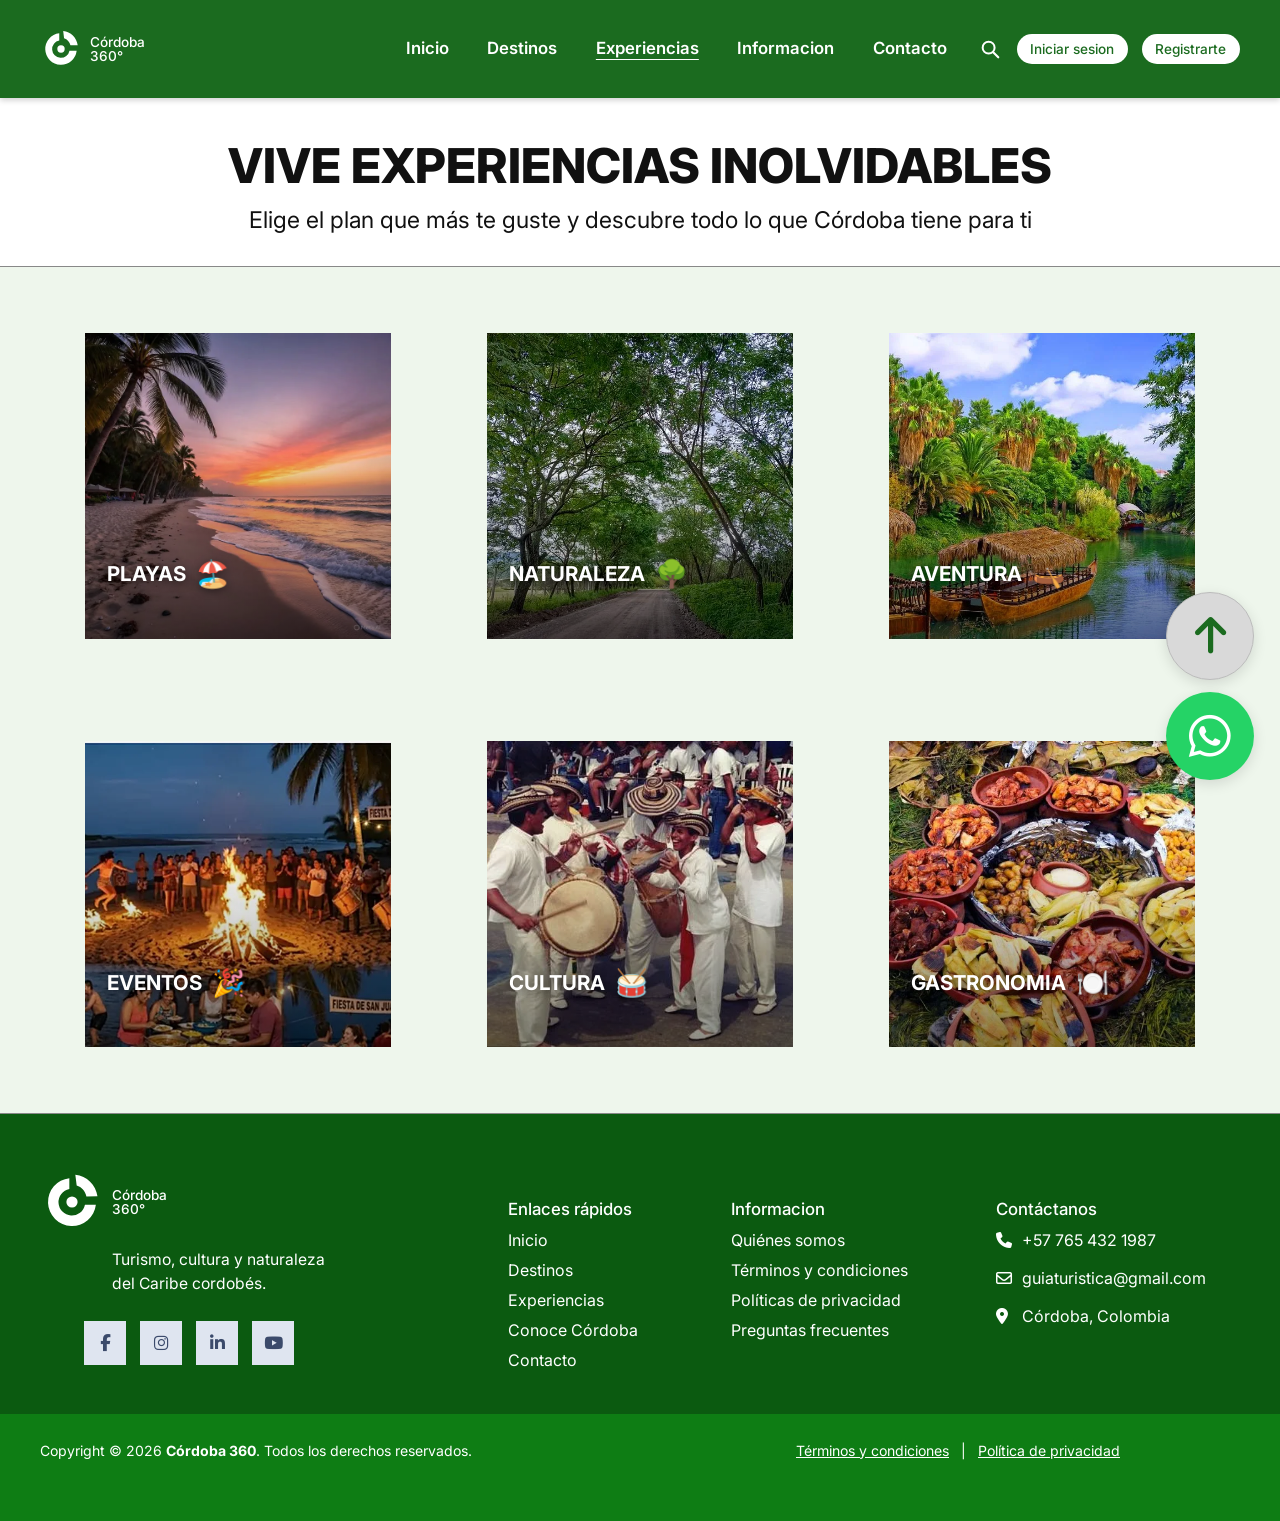
<file: experiencias.html>
<!DOCTYPE html>
<html lang="es">
<head>
  <meta charset="UTF-8">
  <meta name="viewport" content="width=device-width, initial-scale=1.0">
  <title>Experiencias | Córdoba 360</title>
  <meta name="description" content="Playas, naturaleza, aventura, eventos, cultura y gastronomía: elige tu plan en Córdoba.">
  <meta name="author" content="Alex Arrieta">
  <meta name="theme-color" content="#1b6b1f">
  <meta property="og:title" content="Experiencias | Córdoba 360">
  <meta property="og:description" content="Playas, naturaleza, aventura, eventos, cultura y gastronomía: elige tu plan en Córdoba.">
  <meta property="og:image" content="img/hero-rio-sinu.jpg">
  <link rel="icon" href="img/favicon.svg" type="image/svg+xml">
  <!-- Tipografía e iconografía externas vía CDN -->
  <link rel="preconnect" href="https://fonts.googleapis.com">
  <link rel="preconnect" href="https://fonts.gstatic.com" crossorigin>
  <link rel="stylesheet" href="https://fonts.googleapis.com/css2?family=Inter:wght@300;400;500;600;700;800&display=swap">
  <link rel="stylesheet" href="https://cdnjs.cloudflare.com/ajax/libs/font-awesome/6.5.1/css/all.min.css">
  <link rel="stylesheet" href="css/styles.css">
</head>
<body>
<div class="pagina">
  <a class="saltar-contenido" href="#contenido">Saltar al contenido</a>
  <header class="encabezado">
    <div class="contenedor barra">
      <a class="logo" href="index.html" aria-label="Córdoba 360°, ir al inicio">
        <svg viewBox="0 0 48 48" aria-hidden="true" focusable="false"><path fill="currentColor" d="M22 6.1A18 18 0 1 0 41.9 26h-8.2A10 10 0 1 1 22 14.3z"/><path fill="currentColor" d="M26.5 3.5c8.6.9 15.4 7.6 16.6 16.2l-8.3.1c-.8-3.9-3.6-7-7.3-8.1z"/><circle cx="24" cy="24" r="4.2" fill="currentColor"/></svg>
        <span><b>Córdoba</b>360°</span>
      </a>

      <input type="checkbox" id="menu" class="menu-toggle" aria-label="Abrir menú">
      <label for="menu" class="velo" aria-hidden="true"></label>
      <nav class="nav" aria-label="Navegación principal">
        <label for="menu" class="menu-cerrar" aria-label="Cerrar menú"><i class="fa-solid fa-xmark"></i></label>
        <ul class="nav__lista">
          <li class="nav__item"><a class="nav__enlace" href="index.html">Inicio <i class="fa-solid fa-chevron-right" aria-hidden="true"></i></a></li>
          <li class="nav__item nav__item--mega">
            <input type="checkbox" id="sub-destinos" class="sub-toggle">
            <div class="nav__fila">
              <a class="nav__enlace" href="destinos.html">Destinos</a>
              <label for="sub-destinos" class="sub-abrir" aria-label="Mostrar destinos"><i class="fa-solid fa-chevron-down"></i></label>
            </div>
            <div class="mega" id="mega-destinos">
              <div>
                <h3>Playas</h3>
                <ul>
                  <li><a href="san-antero.html">San Antero</a></li>
                  <li><a href="destinos.html#playas">Moñitos</a></li>
                  <li><a href="destinos.html#playas">Puerto Escondido</a></li>
                  <li><a href="destinos.html#playas">Los Córdobas</a></li>
                  <li><a href="destinos.html#playas">Canalete</a></li>
                </ul>
              </div>
              <div>
                <h3>Pueblos y Municipios</h3>
                <ul>
                  <li><a href="destinos.html#pueblos">Lorica</a></li>
                  <li><a href="destinos.html#pueblos">Montería</a></li>
                  <li><a href="destinos.html#pueblos">Ayapel</a></li>
                  <li><a href="destinos.html#pueblos">Tuchín</a></li>
                  <li><a href="destinos.html#pueblos">Sahagún</a></li>
                  <li><a href="destinos.html#pueblos">Cereté</a></li>
                </ul>
              </div>
              <div>
                <h3>Naturaleza</h3>
                <ul>
                  <li><a href="destinos.html#naturaleza">Parque Nacional Natural Paramillo</a></li>
                  <li><a href="destinos.html#naturaleza">Ciénaga de Betancí</a></li>
                  <li><a href="destinos.html#naturaleza">Río Sinú</a></li>
                  <li><a href="destinos.html#naturaleza">Volcán de Lodo</a></li>
                </ul>
              </div>
              <div>
                <h3>Información</h3>
                <ul>
                  <li><a href="informacion.html">Conoce Córdoba</a></li>
                  <li><a href="informacion.html#historia">Nuestra historia</a></li>
                  <li><a href="experiencias.html#cultura">Cultura y tradición</a></li>
                  <li><a href="experiencias.html#gastronomia">Gastronomía típica</a></li>
                  <li><a href="informacion.html#cifras">Datos del departamento</a></li>
                </ul>
              </div>
            </div>
          </li>
          <li class="nav__item"><a class="nav__enlace" href="experiencias.html" aria-current="page">Experiencias <i class="fa-solid fa-chevron-right" aria-hidden="true"></i></a></li>
          <li class="nav__item"><a class="nav__enlace" href="informacion.html">Informacion <i class="fa-solid fa-chevron-right" aria-hidden="true"></i></a></li>
          <li class="nav__item"><a class="nav__enlace" href="contacto.html">Contacto <i class="fa-solid fa-chevron-right" aria-hidden="true"></i></a></li>
        </ul>
        <div class="nav__cuenta">
          <a class="btn btn--pildora" href="registro.html#login">Iniciar sesión</a>
          <a class="btn btn--pildora" href="registro.html">Registrarte</a>
        </div>
      </nav>

      <div class="herramientas">
        <form class="buscador" role="search" action="destinos.html" method="get">
          <label for="q" class="buscador__abrir" title="Buscar"><span class="sr-only">Buscar destinos</span><svg viewBox="0 0 24 24" width="22" height="22" aria-hidden="true" focusable="false"><circle cx="10.5" cy="10.5" r="6.5" fill="none" stroke="currentColor" stroke-width="2.2"/><path d="M15.5 15.5 21 21" stroke="currentColor" stroke-width="2.4" stroke-linecap="round"/></svg></label>
          <input type="search" id="q" name="q" placeholder="Buscar destinos..." required minlength="2" maxlength="40">
          <button type="submit" aria-label="Buscar"><svg viewBox="0 0 24 24" width="22" height="22" aria-hidden="true" focusable="false"><circle cx="10.5" cy="10.5" r="6.5" fill="none" stroke="currentColor" stroke-width="2.2"/><path d="M15.5 15.5 21 21" stroke="currentColor" stroke-width="2.4" stroke-linecap="round"/></svg></button>
        </form>
        <div class="cuenta">
          <a class="btn btn--pildora" href="registro.html#login">Iniciar sesion</a>
          <a class="btn btn--pildora" href="registro.html">Registrarte</a>
        </div>
        <label for="menu" class="menu-abrir" aria-label="Abrir menú"><i class="fa-solid fa-bars"></i></label>
      </div>
    </div>
  </header>

  <main id="contenido">
    <header class="intro-experiencias contenedor">
      <h1>VIVE EXPERIENCIAS INOLVIDABLES</h1>
      <p>Elige el plan que más te guste y descubre todo lo que Córdoba tiene para ti</p>
    </header>
    <section class="banda-experiencias" aria-label="Categorías de experiencias">
      <div class="contenedor">
        <ul class="rejilla-experiencias">
          <li id="playas">
            <a class="tile" href="destinos.html">
              <picture><source srcset="img/playas.webp" type="image/webp"><img src="img/playas.jpg" alt="Playa del Caribe cordobés al atardecer" loading="lazy" decoding="async"></picture>
              <span class="tile__texto">PLAYAS <span class="tile__emoji" aria-hidden="true">🏖️</span></span>
            </a>
          </li>
          <li id="naturaleza">
            <a class="tile" href="destinos.html">
              <picture><source srcset="img/naturaleza-camino.webp" type="image/webp"><img src="img/naturaleza-camino.jpg" alt="Camino rodeado de árboles en la zona rural" loading="lazy" decoding="async"></picture>
              <span class="tile__texto">NATURALEZA <span class="tile__emoji" aria-hidden="true">🌳</span></span>
            </a>
          </li>
          <li id="aventura">
            <a class="tile" href="destinos.html">
              <picture><source srcset="img/aventura-rio.webp" type="image/webp"><img src="img/aventura-rio.jpg" alt="Canoas en un río rodeado de palmeras" loading="lazy" decoding="async"></picture>
              <span class="tile__texto">AVENTURA <span class="tile__emoji" aria-hidden="true">🛶</span></span>
            </a>
          </li>
          <li id="eventos">
            <a class="tile" href="destinos.html">
              <picture><source srcset="img/eventos-san-juan.webp" type="image/webp"><img src="img/eventos-san-juan.jpg" alt="Fiesta de San Juan con fogata frente al mar" loading="lazy" decoding="async"></picture>
              <span class="tile__texto">EVENTOS <span class="tile__emoji" aria-hidden="true">🎉</span></span>
            </a>
          </li>
          <li id="cultura">
            <a class="tile" href="destinos.html">
              <picture><source srcset="img/cultura-gaitas.webp" type="image/webp"><img src="img/cultura-gaitas.jpg" alt="Músicos tradicionales con tambores y sombrero vueltiao" loading="lazy" decoding="async"></picture>
              <span class="tile__texto">CULTURA <span class="tile__emoji" aria-hidden="true">🥁</span></span>
            </a>
          </li>
          <li id="gastronomia">
            <a class="tile" href="destinos.html">
              <picture><source srcset="img/gastronomia-tipica.webp" type="image/webp"><img src="img/gastronomia-tipica.jpg" alt="Platos típicos cordobeses servidos en cazuelas de barro" loading="lazy" decoding="async"></picture>
              <span class="tile__texto">GASTRONOMIA <span class="tile__emoji" aria-hidden="true">🍽️</span></span>
            </a>
          </li>
        </ul>
      </div>
    </section>

  </main>

  <aside class="flotantes" aria-label="Accesos rápidos">
    <a class="flotante flotante--arriba" href="#top" aria-label="Volver arriba"><i class="fa-solid fa-arrow-up"></i></a>
    <a class="flotante flotante--whatsapp" href="https://wa.me/57345609876" target="_blank" rel="noopener" aria-label="Escríbenos por WhatsApp"><i class="fa-brands fa-whatsapp"></i></a>
  </aside>

  <footer class="pie">
    <div class="contenedor pie__rejilla">
      <section class="pie__marca" aria-label="Córdoba 360">
        <a class="logo" href="index.html"><svg viewBox="0 0 48 48" aria-hidden="true" focusable="false"><path fill="currentColor" d="M22 6.1A18 18 0 1 0 41.9 26h-8.2A10 10 0 1 1 22 14.3z"/><path fill="currentColor" d="M26.5 3.5c8.6.9 15.4 7.6 16.6 16.2l-8.3.1c-.8-3.9-3.6-7-7.3-8.1z"/><circle cx="24" cy="24" r="4.2" fill="currentColor"/></svg><span><b>Córdoba</b>360°</span></a>
        <p>Turismo, cultura y naturaleza del Caribe cordobés.</p>
        <ul class="redes">
          <li><a href="https://facebook.com" target="_blank" rel="noopener" aria-label="Facebook"><i class="fa-brands fa-facebook-f"></i></a></li>
          <li><a href="https://instagram.com" target="_blank" rel="noopener" aria-label="Instagram"><i class="fa-brands fa-instagram"></i></a></li>
          <li><a href="https://linkedin.com" target="_blank" rel="noopener" aria-label="LinkedIn"><i class="fa-brands fa-linkedin-in"></i></a></li>
          <li><a href="https://youtube.com" target="_blank" rel="noopener" aria-label="YouTube"><i class="fa-brands fa-youtube"></i></a></li>
        </ul>
      </section>
      <nav class="pie__columna" aria-label="Enlaces rápidos">
        <h2>Enlaces rápidos</h2>
        <ul class="pie__lista">
          <li><a href="index.html">Inicio</a></li>
          <li><a href="destinos.html">Destinos</a></li>
          <li><a href="experiencias.html">Experiencias</a></li>
          <li><a href="informacion.html">Conoce Córdoba</a></li>
          <li><a href="contacto.html">Contacto</a></li>
        </ul>
      </nav>
      <nav class="pie__columna" aria-label="Información">
        <h2>Informacion</h2>
        <ul class="pie__lista">
          <li><a href="informacion.html">Quiénes somos</a></li>
          <li><a href="#">Términos y condiciones</a></li>
          <li><a href="#">Políticas de privacidad</a></li>
          <li><a href="contacto.html">Preguntas frecuentes</a></li>
        </ul>
      </nav>
      <section class="pie__columna" aria-label="Contáctanos">
        <h2>Contáctanos</h2>
        <address>
          <ul class="pie__contacto">
            <li><i class="fa-solid fa-phone" aria-hidden="true"></i><a href="tel:+577654321987">+57 765 432 1987</a></li>
            <li><i class="fa-regular fa-envelope" aria-hidden="true"></i><a href="mailto:guiaturistica@gmail.com">guiaturistica@gmail.com</a></li>
            <li><i class="fa-solid fa-location-dot" aria-hidden="true"></i>Córdoba, Colombia</li>
          </ul>
        </address>
      </section>
    </div>
    <div class="pie__legal">
      <div class="contenedor">
        <p>Copyright © 2026 <strong>Córdoba 360</strong>. Todos los derechos reservados.</p>
        <nav aria-label="Legal">
          <a href="#">Términos y condiciones</a> | <a href="#">Política de privacidad</a>
        </nav>
      </div>
    </div>
  </footer>
</div>
</body>
</html>
</file>
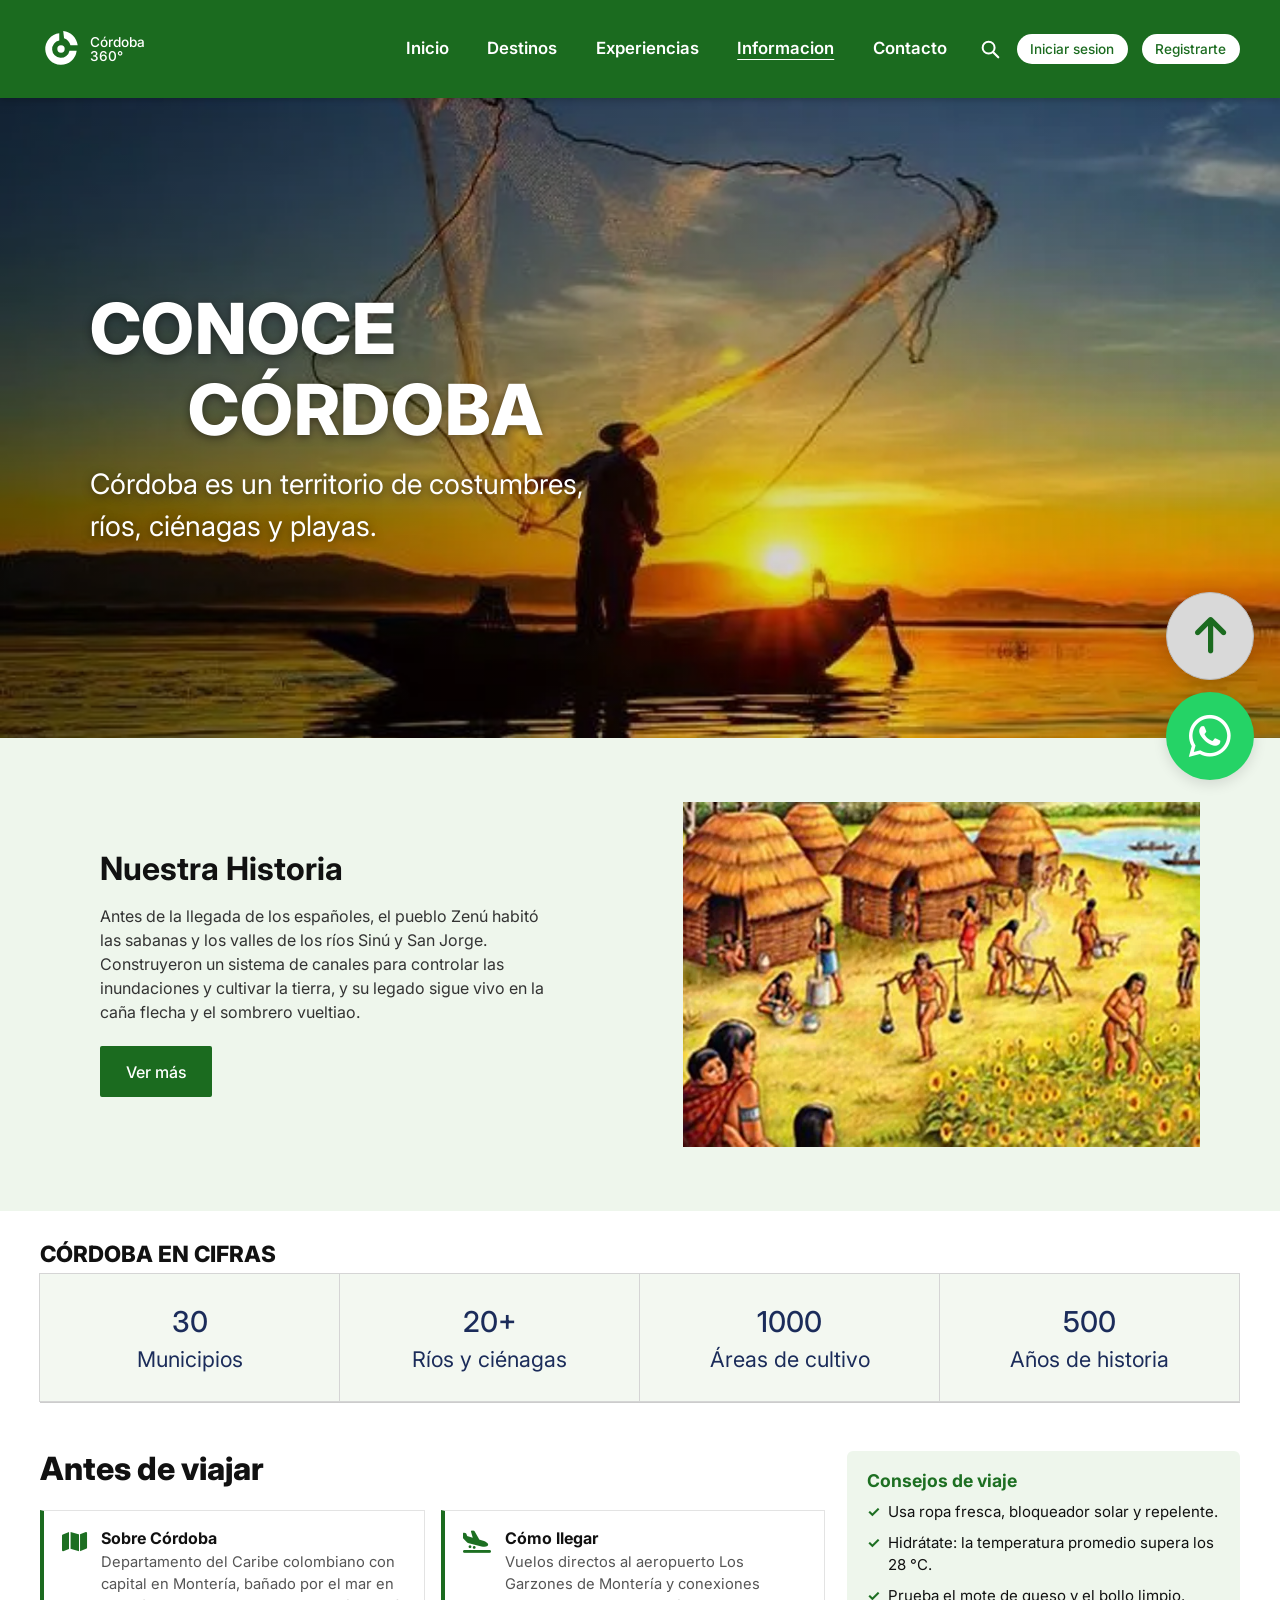
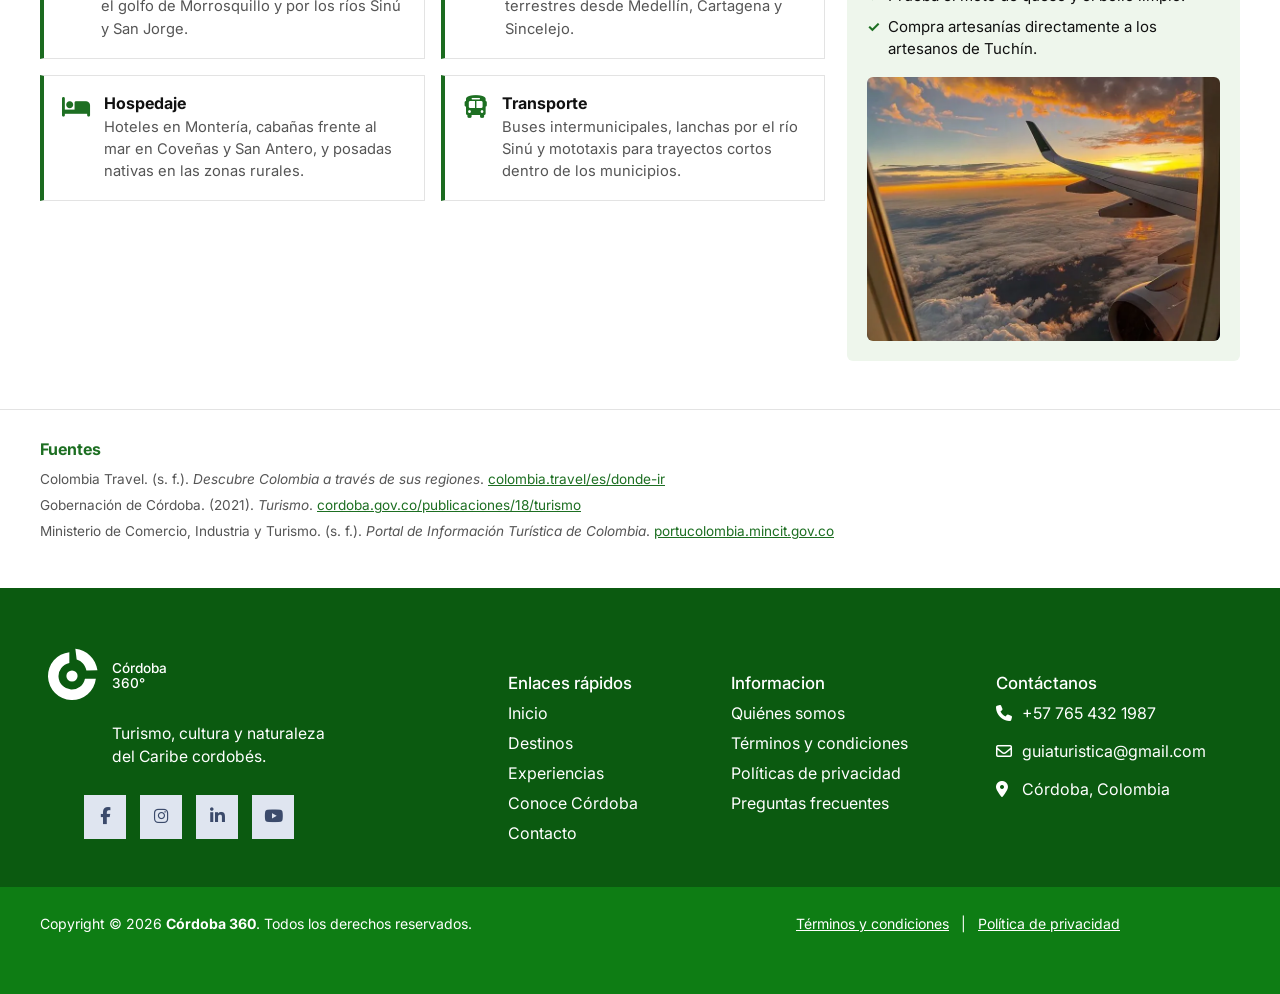
<file: informacion.html>
<!DOCTYPE html>
<html lang="es">
<head>
  <meta charset="UTF-8">
  <meta name="viewport" content="width=device-width, initial-scale=1.0">
  <title>Conoce Córdoba | Córdoba 360</title>
  <meta name="description" content="Historia, cultura y datos del departamento de Córdoba: municipios, ríos, ciénagas y tradición zenú.">
  <meta name="author" content="Alex Arrieta">
  <meta name="theme-color" content="#1b6b1f">
  <meta property="og:title" content="Conoce Córdoba | Córdoba 360">
  <meta property="og:description" content="Historia, cultura y datos del departamento de Córdoba: municipios, ríos, ciénagas y tradición zenú.">
  <meta property="og:image" content="img/hero-rio-sinu.jpg">
  <link rel="icon" href="img/favicon.svg" type="image/svg+xml">
  <!-- Tipografía e iconografía externas vía CDN -->
  <link rel="preconnect" href="https://fonts.googleapis.com">
  <link rel="preconnect" href="https://fonts.gstatic.com" crossorigin>
  <link rel="stylesheet" href="https://fonts.googleapis.com/css2?family=Inter:wght@300;400;500;600;700;800&display=swap">
  <link rel="stylesheet" href="https://cdnjs.cloudflare.com/ajax/libs/font-awesome/6.5.1/css/all.min.css">
  <link rel="stylesheet" href="css/styles.css">
</head>
<body>
<div class="pagina">
  <a class="saltar-contenido" href="#contenido">Saltar al contenido</a>
  <header class="encabezado">
    <div class="contenedor barra">
      <a class="logo" href="index.html" aria-label="Córdoba 360°, ir al inicio">
        <svg viewBox="0 0 48 48" aria-hidden="true" focusable="false"><path fill="currentColor" d="M22 6.1A18 18 0 1 0 41.9 26h-8.2A10 10 0 1 1 22 14.3z"/><path fill="currentColor" d="M26.5 3.5c8.6.9 15.4 7.6 16.6 16.2l-8.3.1c-.8-3.9-3.6-7-7.3-8.1z"/><circle cx="24" cy="24" r="4.2" fill="currentColor"/></svg>
        <span><b>Córdoba</b>360°</span>
      </a>

      <input type="checkbox" id="menu" class="menu-toggle" aria-label="Abrir menú">
      <label for="menu" class="velo" aria-hidden="true"></label>
      <nav class="nav" aria-label="Navegación principal">
        <label for="menu" class="menu-cerrar" aria-label="Cerrar menú"><i class="fa-solid fa-xmark"></i></label>
        <ul class="nav__lista">
          <li class="nav__item"><a class="nav__enlace" href="index.html">Inicio <i class="fa-solid fa-chevron-right" aria-hidden="true"></i></a></li>
          <li class="nav__item nav__item--mega">
            <input type="checkbox" id="sub-destinos" class="sub-toggle">
            <div class="nav__fila">
              <a class="nav__enlace" href="destinos.html">Destinos</a>
              <label for="sub-destinos" class="sub-abrir" aria-label="Mostrar destinos"><i class="fa-solid fa-chevron-down"></i></label>
            </div>
            <div class="mega" id="mega-destinos">
              <div>
                <h3>Playas</h3>
                <ul>
                  <li><a href="san-antero.html">San Antero</a></li>
                  <li><a href="destinos.html#playas">Moñitos</a></li>
                  <li><a href="destinos.html#playas">Puerto Escondido</a></li>
                  <li><a href="destinos.html#playas">Los Córdobas</a></li>
                  <li><a href="destinos.html#playas">Canalete</a></li>
                </ul>
              </div>
              <div>
                <h3>Pueblos y Municipios</h3>
                <ul>
                  <li><a href="destinos.html#pueblos">Lorica</a></li>
                  <li><a href="destinos.html#pueblos">Montería</a></li>
                  <li><a href="destinos.html#pueblos">Ayapel</a></li>
                  <li><a href="destinos.html#pueblos">Tuchín</a></li>
                  <li><a href="destinos.html#pueblos">Sahagún</a></li>
                  <li><a href="destinos.html#pueblos">Cereté</a></li>
                </ul>
              </div>
              <div>
                <h3>Naturaleza</h3>
                <ul>
                  <li><a href="destinos.html#naturaleza">Parque Nacional Natural Paramillo</a></li>
                  <li><a href="destinos.html#naturaleza">Ciénaga de Betancí</a></li>
                  <li><a href="destinos.html#naturaleza">Río Sinú</a></li>
                  <li><a href="destinos.html#naturaleza">Volcán de Lodo</a></li>
                </ul>
              </div>
              <div>
                <h3>Información</h3>
                <ul>
                  <li><a href="informacion.html">Conoce Córdoba</a></li>
                  <li><a href="informacion.html#historia">Nuestra historia</a></li>
                  <li><a href="experiencias.html#cultura">Cultura y tradición</a></li>
                  <li><a href="experiencias.html#gastronomia">Gastronomía típica</a></li>
                  <li><a href="informacion.html#cifras">Datos del departamento</a></li>
                </ul>
              </div>
            </div>
          </li>
          <li class="nav__item"><a class="nav__enlace" href="experiencias.html">Experiencias <i class="fa-solid fa-chevron-right" aria-hidden="true"></i></a></li>
          <li class="nav__item"><a class="nav__enlace" href="informacion.html" aria-current="page">Informacion <i class="fa-solid fa-chevron-right" aria-hidden="true"></i></a></li>
          <li class="nav__item"><a class="nav__enlace" href="contacto.html">Contacto <i class="fa-solid fa-chevron-right" aria-hidden="true"></i></a></li>
        </ul>
        <div class="nav__cuenta">
          <a class="btn btn--pildora" href="registro.html#login">Iniciar sesión</a>
          <a class="btn btn--pildora" href="registro.html">Registrarte</a>
        </div>
      </nav>

      <div class="herramientas">
        <form class="buscador" role="search" action="destinos.html" method="get">
          <label for="q" class="buscador__abrir" title="Buscar"><span class="sr-only">Buscar destinos</span><svg viewBox="0 0 24 24" width="22" height="22" aria-hidden="true" focusable="false"><circle cx="10.5" cy="10.5" r="6.5" fill="none" stroke="currentColor" stroke-width="2.2"/><path d="M15.5 15.5 21 21" stroke="currentColor" stroke-width="2.4" stroke-linecap="round"/></svg></label>
          <input type="search" id="q" name="q" placeholder="Buscar destinos..." required minlength="2" maxlength="40">
          <button type="submit" aria-label="Buscar"><svg viewBox="0 0 24 24" width="22" height="22" aria-hidden="true" focusable="false"><circle cx="10.5" cy="10.5" r="6.5" fill="none" stroke="currentColor" stroke-width="2.2"/><path d="M15.5 15.5 21 21" stroke="currentColor" stroke-width="2.4" stroke-linecap="round"/></svg></button>
        </form>
        <div class="cuenta">
          <a class="btn btn--pildora" href="registro.html#login">Iniciar sesion</a>
          <a class="btn btn--pildora" href="registro.html">Registrarte</a>
        </div>
        <label for="menu" class="menu-abrir" aria-label="Abrir menú"><i class="fa-solid fa-bars"></i></label>
      </div>
    </div>
  </header>

  <main id="contenido">
    <section class="hero hero--conoce" aria-labelledby="titulo-conoce">
      <picture><source srcset="img/pescador-atarraya.webp" type="image/webp"><img src="img/pescador-atarraya.jpg" alt="Pescador lanzando la atarraya al atardecer" fetchpriority="high" width="676" height="374"></picture>
      <div class="contenedor hero__contenido">
        <h1 id="titulo-conoce">CONOCE <span>CÓRDOBA</span></h1>
        <p>Córdoba es un territorio de costumbres, ríos, ciénagas y playas.</p>
      </div>
    </section>

    <section class="historia seccion" id="historia" aria-labelledby="titulo-historia">
      <div class="contenedor historia__rejilla">
        <article class="historia__texto">
          <h2 id="titulo-historia">Nuestra Historia</h2>
          <p>Antes de la llegada de los españoles, el pueblo Zenú habitó las sabanas y los valles de los ríos Sinú y San Jorge. Construyeron un sistema de canales para controlar las inundaciones y cultivar la tierra, y su legado sigue vivo en la caña flecha y el sombrero vueltiao.</p>
          <a class="btn" href="#info-util">Ver más</a>
        </article>
        <figure>
          <picture><source srcset="img/historia-zenu.webp" type="image/webp"><img src="img/historia-zenu.jpg" alt="Ilustración de una aldea zenú con bohíos y campos de cultivo" loading="lazy" decoding="async"></picture>
        </figure>
      </div>
    </section>

    <section class="contenedor" id="cifras" aria-labelledby="titulo-cifras">
      <h2 class="cifras-titulo" id="titulo-cifras">CÓRDOBA EN CIFRAS</h2>
      <ul class="cifras">
        <li class="cifra"><strong>30</strong><span>Municipios</span></li>
        <li class="cifra"><strong>20+</strong><span>Ríos y ciénagas</span></li>
        <li class="cifra"><strong>1000</strong><span>Áreas de cultivo</span></li>
        <li class="cifra"><strong>500</strong><span>Años de historia</span></li>
      </ul>
    </section>

    <section class="seccion contenedor info-util" id="info-util" aria-labelledby="titulo-info">
      <div>
        <h2 class="seccion__titulo" id="titulo-info">Antes de viajar</h2>
        <div class="info-util__tarjetas">
          <article class="info-card">
            <i class="fa-solid fa-map" aria-hidden="true"></i>
            <div><h3>Sobre Córdoba</h3><p>Departamento del Caribe colombiano con capital en Montería, bañado por el mar en el golfo de Morrosquillo y por los ríos Sinú y San Jorge.</p></div>
          </article>
          <article class="info-card">
            <i class="fa-solid fa-plane-arrival" aria-hidden="true"></i>
            <div><h3>Cómo llegar</h3><p>Vuelos directos al aeropuerto Los Garzones de Montería y conexiones terrestres desde Medellín, Cartagena y Sincelejo.</p></div>
          </article>
          <article class="info-card">
            <i class="fa-solid fa-bed" aria-hidden="true"></i>
            <div><h3>Hospedaje</h3><p>Hoteles en Montería, cabañas frente al mar en Coveñas y San Antero, y posadas nativas en las zonas rurales.</p></div>
          </article>
          <article class="info-card">
            <i class="fa-solid fa-bus" aria-hidden="true"></i>
            <div><h3>Transporte</h3><p>Buses intermunicipales, lanchas por el río Sinú y mototaxis para trayectos cortos dentro de los municipios.</p></div>
          </article>
        </div>
      </div>
      <aside class="consejos" aria-labelledby="titulo-consejos">
        <h2 id="titulo-consejos">Consejos de viaje</h2>
        <ul>
          <li>Usa ropa fresca, bloqueador solar y repelente.</li>
          <li>Hidrátate: la temperatura promedio supera los 28 °C.</li>
          <li>Prueba el mote de queso y el bollo limpio.</li>
          <li>Compra artesanías directamente a los artesanos de Tuchín.</li>
        </ul>
        <picture><source srcset="img/viaje-avion.webp" type="image/webp"><img src="img/viaje-avion.jpg" alt="Vista del atardecer desde la ventana de un avión" loading="lazy" decoding="async"></picture>
      </aside>
    </section>


    <section class="contenedor fuentes" aria-labelledby="titulo-fuentes">
      <h2 id="titulo-fuentes">Fuentes</h2>
      <ul>
        <li>Colombia Travel. (s. f.). <cite>Descubre Colombia a través de sus regiones</cite>. <a href="https://colombia.travel/es/donde-ir" target="_blank" rel="noopener">colombia.travel/es/donde-ir</a></li>
        <li>Gobernación de Córdoba. (2021). <cite>Turismo</cite>. <a href="https://www.cordoba.gov.co/publicaciones/18/turismo/" target="_blank" rel="noopener">cordoba.gov.co/publicaciones/18/turismo</a></li>
        <li>Ministerio de Comercio, Industria y Turismo. (s. f.). <cite>Portal de Información Turística de Colombia</cite>. <a href="https://portucolombia.mincit.gov.co/" target="_blank" rel="noopener">portucolombia.mincit.gov.co</a></li>
      </ul>
    </section>
  </main>

  <aside class="flotantes" aria-label="Accesos rápidos">
    <a class="flotante flotante--arriba" href="#top" aria-label="Volver arriba"><i class="fa-solid fa-arrow-up"></i></a>
    <a class="flotante flotante--whatsapp" href="https://wa.me/57345609876" target="_blank" rel="noopener" aria-label="Escríbenos por WhatsApp"><i class="fa-brands fa-whatsapp"></i></a>
  </aside>

  <footer class="pie">
    <div class="contenedor pie__rejilla">
      <section class="pie__marca" aria-label="Córdoba 360">
        <a class="logo" href="index.html"><svg viewBox="0 0 48 48" aria-hidden="true" focusable="false"><path fill="currentColor" d="M22 6.1A18 18 0 1 0 41.9 26h-8.2A10 10 0 1 1 22 14.3z"/><path fill="currentColor" d="M26.5 3.5c8.6.9 15.4 7.6 16.6 16.2l-8.3.1c-.8-3.9-3.6-7-7.3-8.1z"/><circle cx="24" cy="24" r="4.2" fill="currentColor"/></svg><span><b>Córdoba</b>360°</span></a>
        <p>Turismo, cultura y naturaleza del Caribe cordobés.</p>
        <ul class="redes">
          <li><a href="https://facebook.com" target="_blank" rel="noopener" aria-label="Facebook"><i class="fa-brands fa-facebook-f"></i></a></li>
          <li><a href="https://instagram.com" target="_blank" rel="noopener" aria-label="Instagram"><i class="fa-brands fa-instagram"></i></a></li>
          <li><a href="https://linkedin.com" target="_blank" rel="noopener" aria-label="LinkedIn"><i class="fa-brands fa-linkedin-in"></i></a></li>
          <li><a href="https://youtube.com" target="_blank" rel="noopener" aria-label="YouTube"><i class="fa-brands fa-youtube"></i></a></li>
        </ul>
      </section>
      <nav class="pie__columna" aria-label="Enlaces rápidos">
        <h2>Enlaces rápidos</h2>
        <ul class="pie__lista">
          <li><a href="index.html">Inicio</a></li>
          <li><a href="destinos.html">Destinos</a></li>
          <li><a href="experiencias.html">Experiencias</a></li>
          <li><a href="informacion.html">Conoce Córdoba</a></li>
          <li><a href="contacto.html">Contacto</a></li>
        </ul>
      </nav>
      <nav class="pie__columna" aria-label="Información">
        <h2>Informacion</h2>
        <ul class="pie__lista">
          <li><a href="informacion.html">Quiénes somos</a></li>
          <li><a href="#">Términos y condiciones</a></li>
          <li><a href="#">Políticas de privacidad</a></li>
          <li><a href="contacto.html">Preguntas frecuentes</a></li>
        </ul>
      </nav>
      <section class="pie__columna" aria-label="Contáctanos">
        <h2>Contáctanos</h2>
        <address>
          <ul class="pie__contacto">
            <li><i class="fa-solid fa-phone" aria-hidden="true"></i><a href="tel:+577654321987">+57 765 432 1987</a></li>
            <li><i class="fa-regular fa-envelope" aria-hidden="true"></i><a href="mailto:guiaturistica@gmail.com">guiaturistica@gmail.com</a></li>
            <li><i class="fa-solid fa-location-dot" aria-hidden="true"></i>Córdoba, Colombia</li>
          </ul>
        </address>
      </section>
    </div>
    <div class="pie__legal">
      <div class="contenedor">
        <p>Copyright © 2026 <strong>Córdoba 360</strong>. Todos los derechos reservados.</p>
        <nav aria-label="Legal">
          <a href="#">Términos y condiciones</a> | <a href="#">Política de privacidad</a>
        </nav>
      </div>
    </div>
  </footer>
</div>
</body>
</html>
</file>
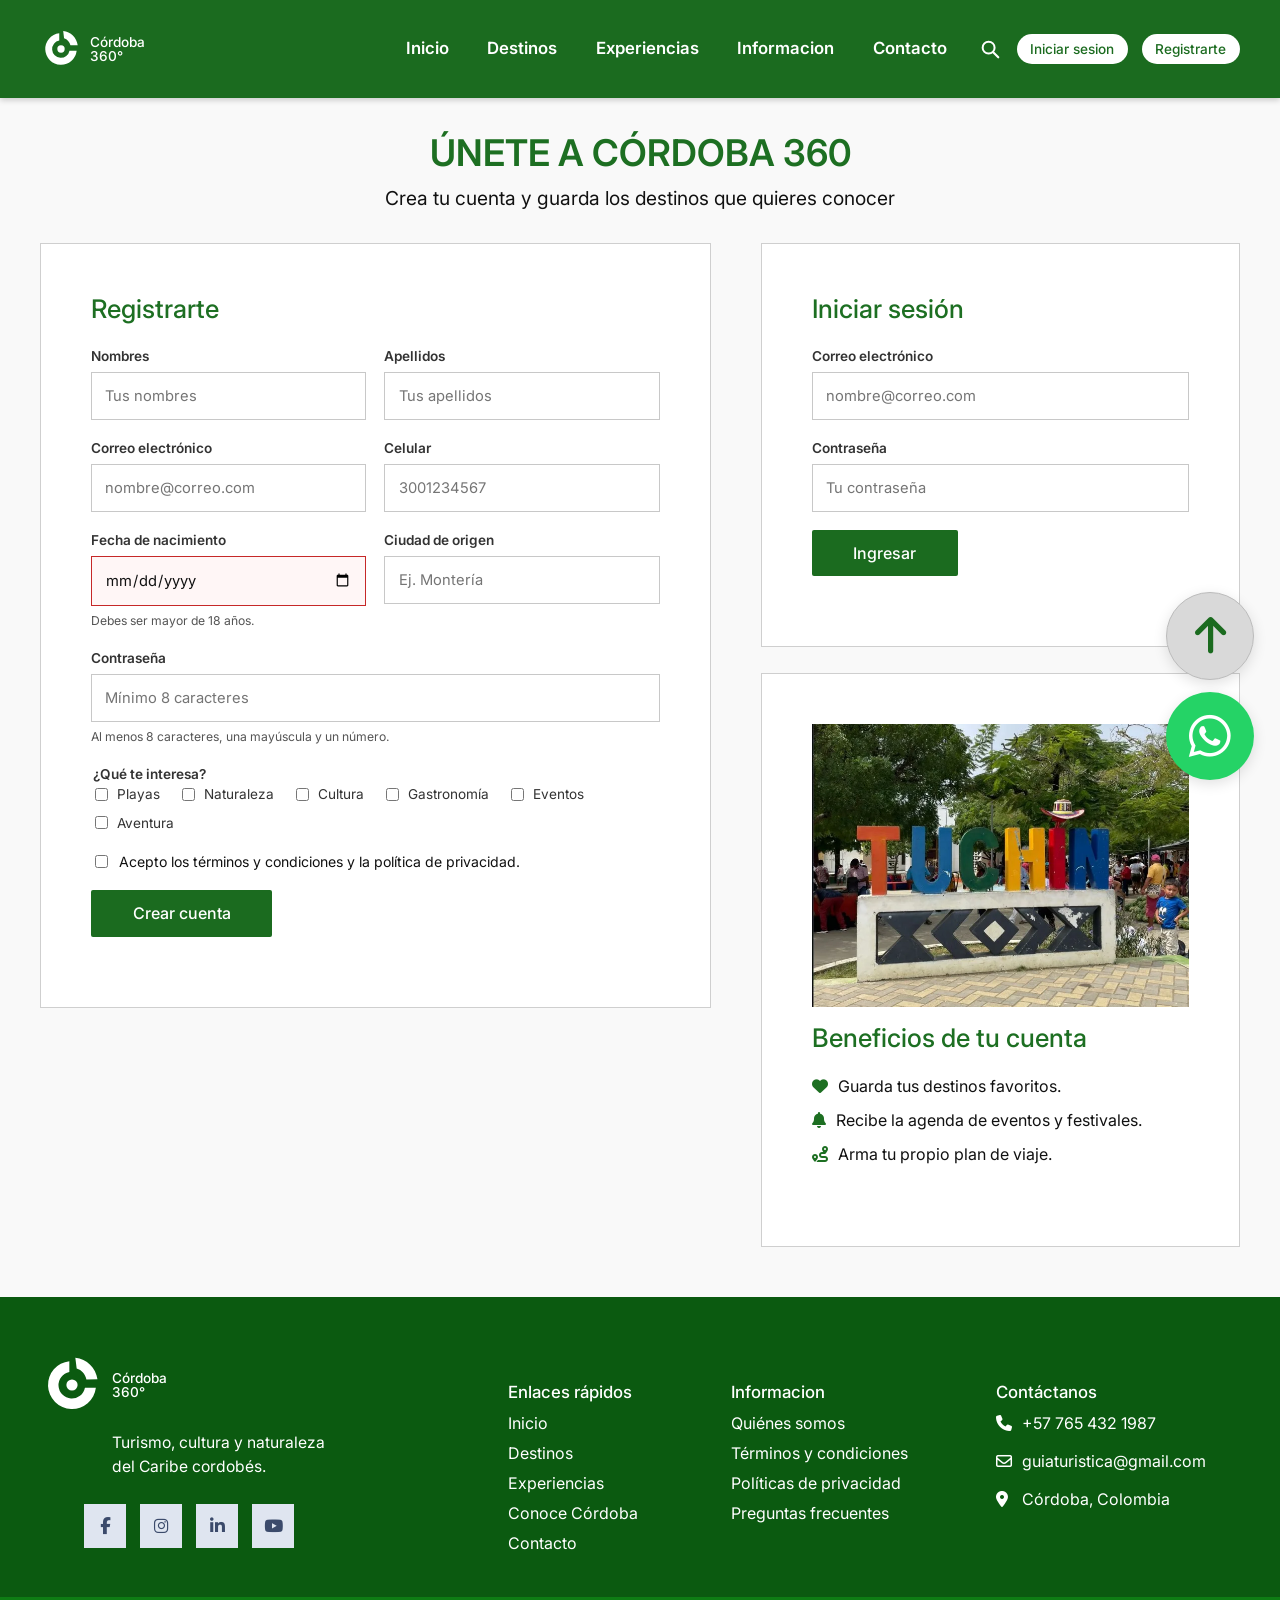
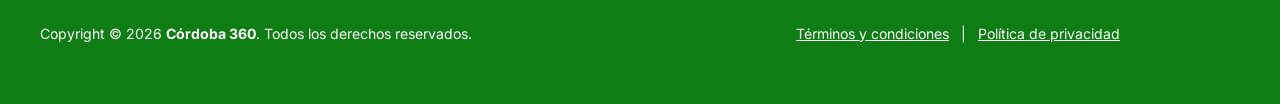
<file: registro.html>
<!DOCTYPE html>
<html lang="es">
<head>
  <meta charset="UTF-8">
  <meta name="viewport" content="width=device-width, initial-scale=1.0">
  <title>Registro | Córdoba 360</title>
  <meta name="description" content="Crea tu cuenta en Córdoba 360 para guardar tus destinos favoritos y recibir recomendaciones.">
  <meta name="author" content="Alex Arrieta">
  <meta name="theme-color" content="#1b6b1f">
  <meta property="og:title" content="Registro | Córdoba 360">
  <meta property="og:description" content="Crea tu cuenta en Córdoba 360 para guardar tus destinos favoritos y recibir recomendaciones.">
  <meta property="og:image" content="img/hero-rio-sinu.jpg">
  <link rel="icon" href="img/favicon.svg" type="image/svg+xml">
  <!-- Tipografía e iconografía externas vía CDN -->
  <link rel="preconnect" href="https://fonts.googleapis.com">
  <link rel="preconnect" href="https://fonts.gstatic.com" crossorigin>
  <link rel="stylesheet" href="https://fonts.googleapis.com/css2?family=Inter:wght@300;400;500;600;700;800&display=swap">
  <link rel="stylesheet" href="https://cdnjs.cloudflare.com/ajax/libs/font-awesome/6.5.1/css/all.min.css">
  <link rel="stylesheet" href="css/styles.css">
</head>
<body>
<div class="pagina">
  <a class="saltar-contenido" href="#contenido">Saltar al contenido</a>
  <header class="encabezado">
    <div class="contenedor barra">
      <a class="logo" href="index.html" aria-label="Córdoba 360°, ir al inicio">
        <svg viewBox="0 0 48 48" aria-hidden="true" focusable="false"><path fill="currentColor" d="M22 6.1A18 18 0 1 0 41.9 26h-8.2A10 10 0 1 1 22 14.3z"/><path fill="currentColor" d="M26.5 3.5c8.6.9 15.4 7.6 16.6 16.2l-8.3.1c-.8-3.9-3.6-7-7.3-8.1z"/><circle cx="24" cy="24" r="4.2" fill="currentColor"/></svg>
        <span><b>Córdoba</b>360°</span>
      </a>

      <input type="checkbox" id="menu" class="menu-toggle" aria-label="Abrir menú">
      <label for="menu" class="velo" aria-hidden="true"></label>
      <nav class="nav" aria-label="Navegación principal">
        <label for="menu" class="menu-cerrar" aria-label="Cerrar menú"><i class="fa-solid fa-xmark"></i></label>
        <ul class="nav__lista">
          <li class="nav__item"><a class="nav__enlace" href="index.html">Inicio <i class="fa-solid fa-chevron-right" aria-hidden="true"></i></a></li>
          <li class="nav__item nav__item--mega">
            <input type="checkbox" id="sub-destinos" class="sub-toggle">
            <div class="nav__fila">
              <a class="nav__enlace" href="destinos.html">Destinos</a>
              <label for="sub-destinos" class="sub-abrir" aria-label="Mostrar destinos"><i class="fa-solid fa-chevron-down"></i></label>
            </div>
            <div class="mega" id="mega-destinos">
              <div>
                <h3>Playas</h3>
                <ul>
                  <li><a href="san-antero.html">San Antero</a></li>
                  <li><a href="destinos.html#playas">Moñitos</a></li>
                  <li><a href="destinos.html#playas">Puerto Escondido</a></li>
                  <li><a href="destinos.html#playas">Los Córdobas</a></li>
                  <li><a href="destinos.html#playas">Canalete</a></li>
                </ul>
              </div>
              <div>
                <h3>Pueblos y Municipios</h3>
                <ul>
                  <li><a href="destinos.html#pueblos">Lorica</a></li>
                  <li><a href="destinos.html#pueblos">Montería</a></li>
                  <li><a href="destinos.html#pueblos">Ayapel</a></li>
                  <li><a href="destinos.html#pueblos">Tuchín</a></li>
                  <li><a href="destinos.html#pueblos">Sahagún</a></li>
                  <li><a href="destinos.html#pueblos">Cereté</a></li>
                </ul>
              </div>
              <div>
                <h3>Naturaleza</h3>
                <ul>
                  <li><a href="destinos.html#naturaleza">Parque Nacional Natural Paramillo</a></li>
                  <li><a href="destinos.html#naturaleza">Ciénaga de Betancí</a></li>
                  <li><a href="destinos.html#naturaleza">Río Sinú</a></li>
                  <li><a href="destinos.html#naturaleza">Volcán de Lodo</a></li>
                </ul>
              </div>
              <div>
                <h3>Información</h3>
                <ul>
                  <li><a href="informacion.html">Conoce Córdoba</a></li>
                  <li><a href="informacion.html#historia">Nuestra historia</a></li>
                  <li><a href="experiencias.html#cultura">Cultura y tradición</a></li>
                  <li><a href="experiencias.html#gastronomia">Gastronomía típica</a></li>
                  <li><a href="informacion.html#cifras">Datos del departamento</a></li>
                </ul>
              </div>
            </div>
          </li>
          <li class="nav__item"><a class="nav__enlace" href="experiencias.html">Experiencias <i class="fa-solid fa-chevron-right" aria-hidden="true"></i></a></li>
          <li class="nav__item"><a class="nav__enlace" href="informacion.html">Informacion <i class="fa-solid fa-chevron-right" aria-hidden="true"></i></a></li>
          <li class="nav__item"><a class="nav__enlace" href="contacto.html">Contacto <i class="fa-solid fa-chevron-right" aria-hidden="true"></i></a></li>
        </ul>
        <div class="nav__cuenta">
          <a class="btn btn--pildora" href="registro.html#login">Iniciar sesión</a>
          <a class="btn btn--pildora" href="registro.html">Registrarte</a>
        </div>
      </nav>

      <div class="herramientas">
        <form class="buscador" role="search" action="destinos.html" method="get">
          <label for="q" class="buscador__abrir" title="Buscar"><span class="sr-only">Buscar destinos</span><svg viewBox="0 0 24 24" width="22" height="22" aria-hidden="true" focusable="false"><circle cx="10.5" cy="10.5" r="6.5" fill="none" stroke="currentColor" stroke-width="2.2"/><path d="M15.5 15.5 21 21" stroke="currentColor" stroke-width="2.4" stroke-linecap="round"/></svg></label>
          <input type="search" id="q" name="q" placeholder="Buscar destinos..." required minlength="2" maxlength="40">
          <button type="submit" aria-label="Buscar"><svg viewBox="0 0 24 24" width="22" height="22" aria-hidden="true" focusable="false"><circle cx="10.5" cy="10.5" r="6.5" fill="none" stroke="currentColor" stroke-width="2.2"/><path d="M15.5 15.5 21 21" stroke="currentColor" stroke-width="2.4" stroke-linecap="round"/></svg></button>
        </form>
        <div class="cuenta">
          <a class="btn btn--pildora" href="registro.html#login">Iniciar sesion</a>
          <a class="btn btn--pildora" href="registro.html">Registrarte</a>
        </div>
        <label for="menu" class="menu-abrir" aria-label="Abrir menú"><i class="fa-solid fa-bars"></i></label>
      </div>
    </div>
  </header>

  <main id="contenido">
    <div class="contacto-fondo">
      <div class="contenedor">
        <header class="contacto-intro">
          <h1>ÚNETE A CÓRDOBA 360</h1>
          <p>Crea tu cuenta y guarda los destinos que quieres conocer</p>
        </header>
        <div class="registro-rejilla">
          <section class="panel" aria-labelledby="titulo-registro">
            <h2 id="titulo-registro">Registrarte</h2>
            <form class="formulario" action="#" method="post">
              <div class="doble">
                <div class="campo">
                  <label for="r-nombre">Nombres</label>
                  <input type="text" id="r-nombre" name="nombres" placeholder="Tus nombres" required pattern="[A-Za-zÁÉÍÓÚáéíóúÑñ ]{2,40}" title="Solo letras" autocomplete="given-name">
                </div>
                <div class="campo">
                  <label for="r-apellido">Apellidos</label>
                  <input type="text" id="r-apellido" name="apellidos" placeholder="Tus apellidos" required pattern="[A-Za-zÁÉÍÓÚáéíóúÑñ ]{2,40}" title="Solo letras" autocomplete="family-name">
                </div>
              </div>
              <div class="doble">
                <div class="campo">
                  <label for="r-correo">Correo electrónico</label>
                  <input type="email" id="r-correo" name="correo" placeholder="nombre@correo.com" required autocomplete="email">
                </div>
                <div class="campo">
                  <label for="r-celular">Celular</label>
                  <input type="tel" id="r-celular" name="celular" placeholder="3001234567" required pattern="3[0-9]{9}" title="10 dígitos, empieza por 3" autocomplete="tel">
                </div>
              </div>
              <div class="doble">
                <div class="campo">
                  <label for="r-nacimiento">Fecha de nacimiento</label>
                  <input type="date" id="r-nacimiento" name="nacimiento" required min="1920-01-01" max="2008-10-24">
                  <span class="ayuda">Debes ser mayor de 18 años.</span>
                </div>
                <div class="campo">
                  <label for="r-origen">Ciudad de origen</label>
                  <input type="text" id="r-origen" name="origen" placeholder="Ej. Montería" list="ciudades" required>
                  <datalist id="ciudades"><option value="Montería"><option value="Sahagún"><option value="Lorica"><option value="Medellín"><option value="Bogotá"><option value="Cartagena"></datalist>
                </div>
              </div>
              <div class="campo">
                <label for="r-clave">Contraseña</label>
                <input type="password" id="r-clave" name="clave" placeholder="Mínimo 8 caracteres" required minlength="8"
                       pattern="(?=.*[A-Z])(?=.*[0-9]).{8,}" title="Al menos 8 caracteres, una mayúscula y un número" autocomplete="new-password">
                <span class="ayuda">Al menos 8 caracteres, una mayúscula y un número.</span>
              </div>
              <fieldset class="campo">
                <legend>¿Qué te interesa?</legend>
                <div class="opciones">
                  <label><input type="checkbox" name="intereses" value="playas"> Playas</label>
                  <label><input type="checkbox" name="intereses" value="naturaleza"> Naturaleza</label>
                  <label><input type="checkbox" name="intereses" value="cultura"> Cultura</label>
                  <label><input type="checkbox" name="intereses" value="gastronomia"> Gastronomía</label>
                  <label><input type="checkbox" name="intereses" value="eventos"> Eventos</label>
                  <label><input type="checkbox" name="intereses" value="aventura"> Aventura</label>
                </div>
              </fieldset>
              <label class="casilla"><input type="checkbox" name="terminos" required> Acepto los términos y condiciones y la política de privacidad.</label>
              <button class="btn" type="submit">Crear cuenta</button>
            </form>
          </section>

          <div class="registro-lado">
            <section class="panel" id="login" aria-labelledby="titulo-login">
              <h2 id="titulo-login">Iniciar sesión</h2>
              <form class="formulario" action="#" method="post">
                <div class="campo">
                  <label for="l-correo">Correo electrónico</label>
                  <input type="email" id="l-correo" name="correo" placeholder="nombre@correo.com" required autocomplete="email">
                </div>
                <div class="campo">
                  <label for="l-clave">Contraseña</label>
                  <input type="password" id="l-clave" name="clave" placeholder="Tu contraseña" required minlength="8" autocomplete="current-password">
                </div>
                <button class="btn" type="submit">Ingresar</button>
              </form>
            </section>
            <aside class="panel beneficios" aria-labelledby="titulo-beneficios">
              <picture><source srcset="img/tuchin.webp" type="image/webp"><img src="img/tuchin.jpg" alt="Plaza de Tuchín con su letrero colorido" loading="lazy" decoding="async"></picture>
              <h2 id="titulo-beneficios">Beneficios de tu cuenta</h2>
              <ul>
                <li><i class="fa-solid fa-heart" aria-hidden="true"></i>Guarda tus destinos favoritos.</li>
                <li><i class="fa-solid fa-bell" aria-hidden="true"></i>Recibe la agenda de eventos y festivales.</li>
                <li><i class="fa-solid fa-route" aria-hidden="true"></i>Arma tu propio plan de viaje.</li>
              </ul>
            </aside>
          </div>
        </div>
      </div>
    </div>

  </main>

  <aside class="flotantes" aria-label="Accesos rápidos">
    <a class="flotante flotante--arriba" href="#top" aria-label="Volver arriba"><i class="fa-solid fa-arrow-up"></i></a>
    <a class="flotante flotante--whatsapp" href="https://wa.me/57345609876" target="_blank" rel="noopener" aria-label="Escríbenos por WhatsApp"><i class="fa-brands fa-whatsapp"></i></a>
  </aside>

  <footer class="pie">
    <div class="contenedor pie__rejilla">
      <section class="pie__marca" aria-label="Córdoba 360">
        <a class="logo" href="index.html"><svg viewBox="0 0 48 48" aria-hidden="true" focusable="false"><path fill="currentColor" d="M22 6.1A18 18 0 1 0 41.9 26h-8.2A10 10 0 1 1 22 14.3z"/><path fill="currentColor" d="M26.5 3.5c8.6.9 15.4 7.6 16.6 16.2l-8.3.1c-.8-3.9-3.6-7-7.3-8.1z"/><circle cx="24" cy="24" r="4.2" fill="currentColor"/></svg><span><b>Córdoba</b>360°</span></a>
        <p>Turismo, cultura y naturaleza del Caribe cordobés.</p>
        <ul class="redes">
          <li><a href="https://facebook.com" target="_blank" rel="noopener" aria-label="Facebook"><i class="fa-brands fa-facebook-f"></i></a></li>
          <li><a href="https://instagram.com" target="_blank" rel="noopener" aria-label="Instagram"><i class="fa-brands fa-instagram"></i></a></li>
          <li><a href="https://linkedin.com" target="_blank" rel="noopener" aria-label="LinkedIn"><i class="fa-brands fa-linkedin-in"></i></a></li>
          <li><a href="https://youtube.com" target="_blank" rel="noopener" aria-label="YouTube"><i class="fa-brands fa-youtube"></i></a></li>
        </ul>
      </section>
      <nav class="pie__columna" aria-label="Enlaces rápidos">
        <h2>Enlaces rápidos</h2>
        <ul class="pie__lista">
          <li><a href="index.html">Inicio</a></li>
          <li><a href="destinos.html">Destinos</a></li>
          <li><a href="experiencias.html">Experiencias</a></li>
          <li><a href="informacion.html">Conoce Córdoba</a></li>
          <li><a href="contacto.html">Contacto</a></li>
        </ul>
      </nav>
      <nav class="pie__columna" aria-label="Información">
        <h2>Informacion</h2>
        <ul class="pie__lista">
          <li><a href="informacion.html">Quiénes somos</a></li>
          <li><a href="#">Términos y condiciones</a></li>
          <li><a href="#">Políticas de privacidad</a></li>
          <li><a href="contacto.html">Preguntas frecuentes</a></li>
        </ul>
      </nav>
      <section class="pie__columna" aria-label="Contáctanos">
        <h2>Contáctanos</h2>
        <address>
          <ul class="pie__contacto">
            <li><i class="fa-solid fa-phone" aria-hidden="true"></i><a href="tel:+577654321987">+57 765 432 1987</a></li>
            <li><i class="fa-regular fa-envelope" aria-hidden="true"></i><a href="mailto:guiaturistica@gmail.com">guiaturistica@gmail.com</a></li>
            <li><i class="fa-solid fa-location-dot" aria-hidden="true"></i>Córdoba, Colombia</li>
          </ul>
        </address>
      </section>
    </div>
    <div class="pie__legal">
      <div class="contenedor">
        <p>Copyright © 2026 <strong>Córdoba 360</strong>. Todos los derechos reservados.</p>
        <nav aria-label="Legal">
          <a href="#">Términos y condiciones</a> | <a href="#">Política de privacidad</a>
        </nav>
      </div>
    </div>
  </footer>
</div>
</body>
</html>
</file>
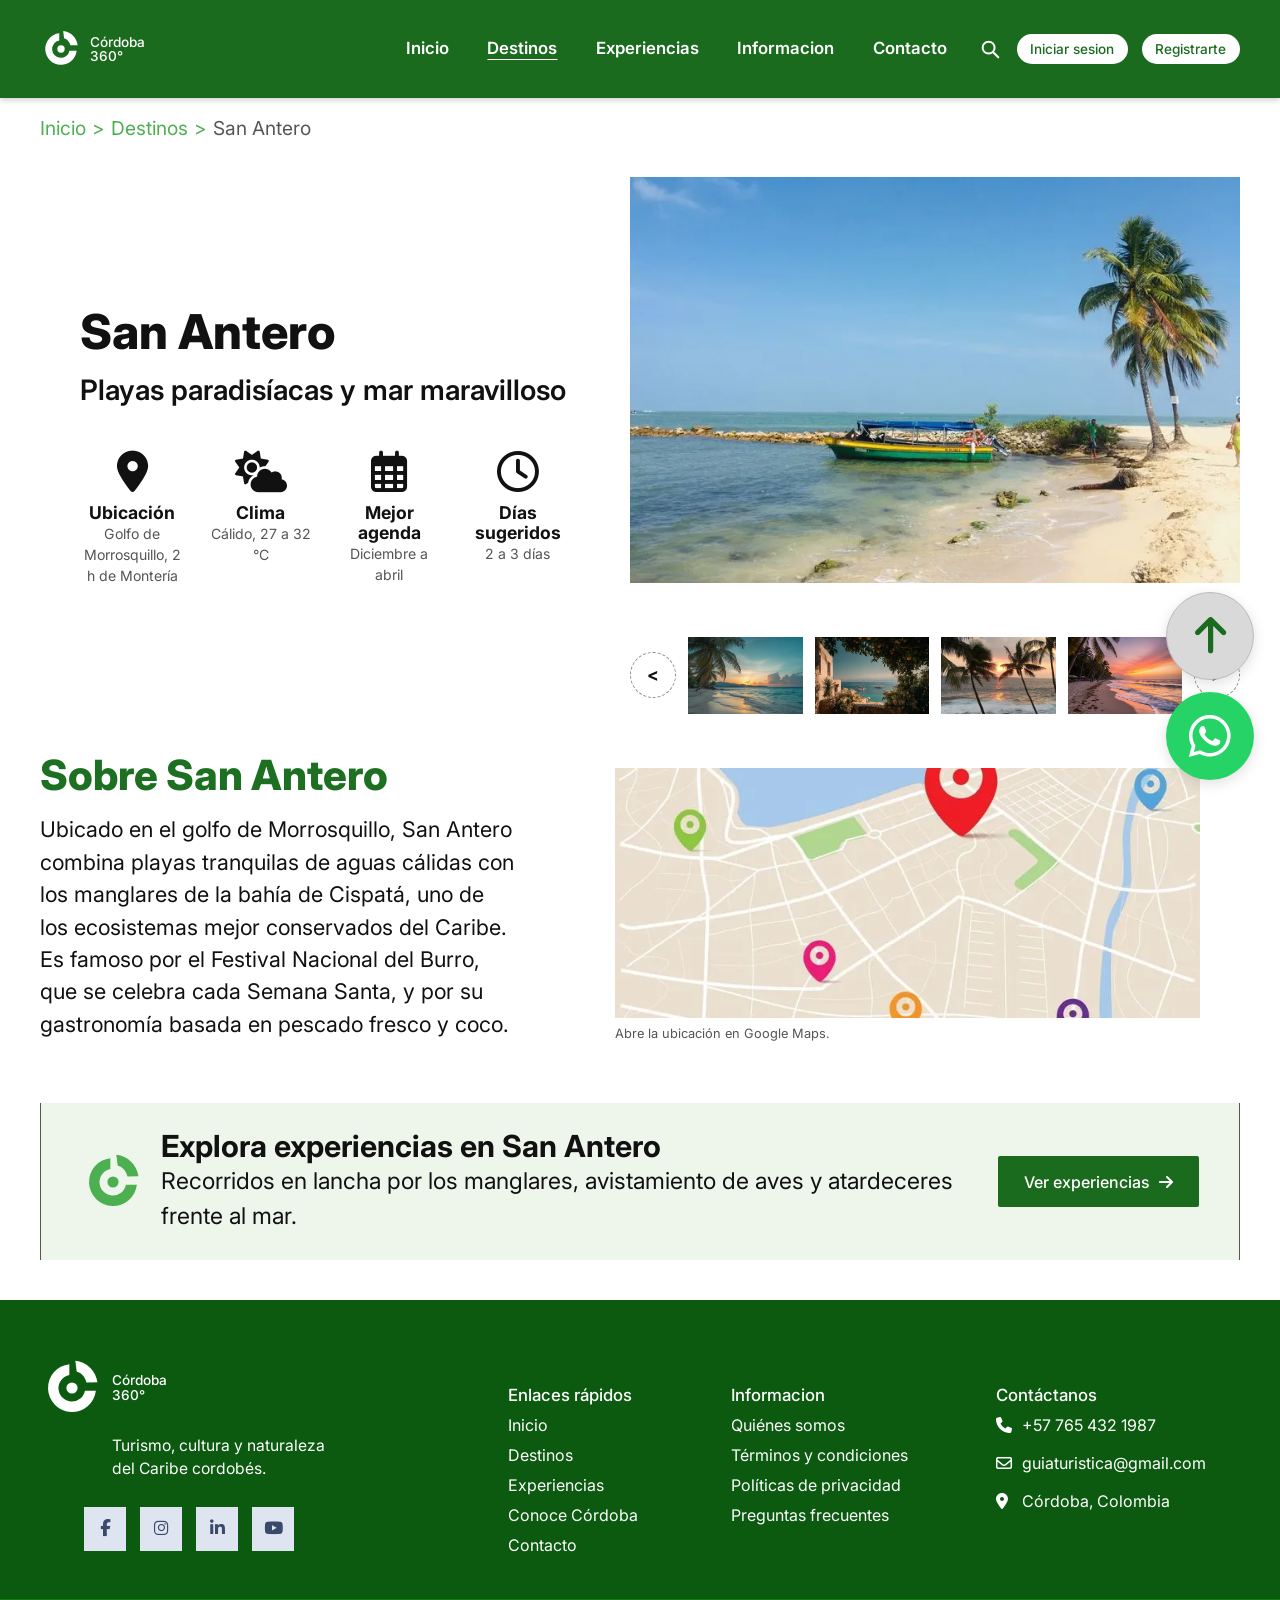
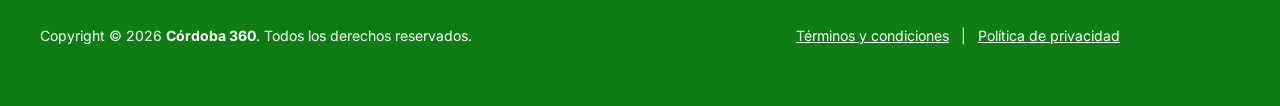
<file: san-antero.html>
<!DOCTYPE html>
<html lang="es">
<head>
  <meta charset="UTF-8">
  <meta name="viewport" content="width=device-width, initial-scale=1.0">
  <title>San Antero | Córdoba 360</title>
  <meta name="description" content="San Antero: playas paradisíacas, manglares de la bahía de Cispatá y el Festival del Burro. Ubicación, clima y días sugeridos.">
  <meta name="author" content="Alex Arrieta">
  <meta name="theme-color" content="#1b6b1f">
  <meta property="og:title" content="San Antero | Córdoba 360">
  <meta property="og:description" content="San Antero: playas paradisíacas, manglares de la bahía de Cispatá y el Festival del Burro. Ubicación, clima y días sugeridos.">
  <meta property="og:image" content="img/hero-rio-sinu.jpg">
  <link rel="icon" href="img/favicon.svg" type="image/svg+xml">
  <!-- Tipografía e iconografía externas vía CDN -->
  <link rel="preconnect" href="https://fonts.googleapis.com">
  <link rel="preconnect" href="https://fonts.gstatic.com" crossorigin>
  <link rel="stylesheet" href="https://fonts.googleapis.com/css2?family=Inter:wght@300;400;500;600;700;800&display=swap">
  <link rel="stylesheet" href="https://cdnjs.cloudflare.com/ajax/libs/font-awesome/6.5.1/css/all.min.css">
  <link rel="stylesheet" href="css/styles.css">
</head>
<body>
<div class="pagina">
  <a class="saltar-contenido" href="#contenido">Saltar al contenido</a>
  <header class="encabezado">
    <div class="contenedor barra">
      <a class="logo" href="index.html" aria-label="Córdoba 360°, ir al inicio">
        <svg viewBox="0 0 48 48" aria-hidden="true" focusable="false"><path fill="currentColor" d="M22 6.1A18 18 0 1 0 41.9 26h-8.2A10 10 0 1 1 22 14.3z"/><path fill="currentColor" d="M26.5 3.5c8.6.9 15.4 7.6 16.6 16.2l-8.3.1c-.8-3.9-3.6-7-7.3-8.1z"/><circle cx="24" cy="24" r="4.2" fill="currentColor"/></svg>
        <span><b>Córdoba</b>360°</span>
      </a>

      <input type="checkbox" id="menu" class="menu-toggle" aria-label="Abrir menú">
      <label for="menu" class="velo" aria-hidden="true"></label>
      <nav class="nav" aria-label="Navegación principal">
        <label for="menu" class="menu-cerrar" aria-label="Cerrar menú"><i class="fa-solid fa-xmark"></i></label>
        <ul class="nav__lista">
          <li class="nav__item"><a class="nav__enlace" href="index.html">Inicio <i class="fa-solid fa-chevron-right" aria-hidden="true"></i></a></li>
          <li class="nav__item nav__item--mega">
            <input type="checkbox" id="sub-destinos" class="sub-toggle">
            <div class="nav__fila">
              <a class="nav__enlace" href="destinos.html" aria-current="page">Destinos</a>
              <label for="sub-destinos" class="sub-abrir" aria-label="Mostrar destinos"><i class="fa-solid fa-chevron-down"></i></label>
            </div>
            <div class="mega" id="mega-destinos">
              <div>
                <h3>Playas</h3>
                <ul>
                  <li><a href="san-antero.html">San Antero</a></li>
                  <li><a href="destinos.html#playas">Moñitos</a></li>
                  <li><a href="destinos.html#playas">Puerto Escondido</a></li>
                  <li><a href="destinos.html#playas">Los Córdobas</a></li>
                  <li><a href="destinos.html#playas">Canalete</a></li>
                </ul>
              </div>
              <div>
                <h3>Pueblos y Municipios</h3>
                <ul>
                  <li><a href="destinos.html#pueblos">Lorica</a></li>
                  <li><a href="destinos.html#pueblos">Montería</a></li>
                  <li><a href="destinos.html#pueblos">Ayapel</a></li>
                  <li><a href="destinos.html#pueblos">Tuchín</a></li>
                  <li><a href="destinos.html#pueblos">Sahagún</a></li>
                  <li><a href="destinos.html#pueblos">Cereté</a></li>
                </ul>
              </div>
              <div>
                <h3>Naturaleza</h3>
                <ul>
                  <li><a href="destinos.html#naturaleza">Parque Nacional Natural Paramillo</a></li>
                  <li><a href="destinos.html#naturaleza">Ciénaga de Betancí</a></li>
                  <li><a href="destinos.html#naturaleza">Río Sinú</a></li>
                  <li><a href="destinos.html#naturaleza">Volcán de Lodo</a></li>
                </ul>
              </div>
              <div>
                <h3>Información</h3>
                <ul>
                  <li><a href="informacion.html">Conoce Córdoba</a></li>
                  <li><a href="informacion.html#historia">Nuestra historia</a></li>
                  <li><a href="experiencias.html#cultura">Cultura y tradición</a></li>
                  <li><a href="experiencias.html#gastronomia">Gastronomía típica</a></li>
                  <li><a href="informacion.html#cifras">Datos del departamento</a></li>
                </ul>
              </div>
            </div>
          </li>
          <li class="nav__item"><a class="nav__enlace" href="experiencias.html">Experiencias <i class="fa-solid fa-chevron-right" aria-hidden="true"></i></a></li>
          <li class="nav__item"><a class="nav__enlace" href="informacion.html">Informacion <i class="fa-solid fa-chevron-right" aria-hidden="true"></i></a></li>
          <li class="nav__item"><a class="nav__enlace" href="contacto.html">Contacto <i class="fa-solid fa-chevron-right" aria-hidden="true"></i></a></li>
        </ul>
        <div class="nav__cuenta">
          <a class="btn btn--pildora" href="registro.html#login">Iniciar sesión</a>
          <a class="btn btn--pildora" href="registro.html">Registrarte</a>
        </div>
      </nav>

      <div class="herramientas">
        <form class="buscador" role="search" action="destinos.html" method="get">
          <label for="q" class="buscador__abrir" title="Buscar"><span class="sr-only">Buscar destinos</span><svg viewBox="0 0 24 24" width="22" height="22" aria-hidden="true" focusable="false"><circle cx="10.5" cy="10.5" r="6.5" fill="none" stroke="currentColor" stroke-width="2.2"/><path d="M15.5 15.5 21 21" stroke="currentColor" stroke-width="2.4" stroke-linecap="round"/></svg></label>
          <input type="search" id="q" name="q" placeholder="Buscar destinos..." required minlength="2" maxlength="40">
          <button type="submit" aria-label="Buscar"><svg viewBox="0 0 24 24" width="22" height="22" aria-hidden="true" focusable="false"><circle cx="10.5" cy="10.5" r="6.5" fill="none" stroke="currentColor" stroke-width="2.2"/><path d="M15.5 15.5 21 21" stroke="currentColor" stroke-width="2.4" stroke-linecap="round"/></svg></button>
        </form>
        <div class="cuenta">
          <a class="btn btn--pildora" href="registro.html#login">Iniciar sesion</a>
          <a class="btn btn--pildora" href="registro.html">Registrarte</a>
        </div>
        <label for="menu" class="menu-abrir" aria-label="Abrir menú"><i class="fa-solid fa-bars"></i></label>
      </div>
    </div>
  </header>

  <main id="contenido">
    <nav class="migas contenedor" aria-label="Ruta de navegación">
      <ol>
        <li><a href="index.html">Inicio</a></li>
        <li><a href="destinos.html">Destinos</a></li>
        <li aria-current="page">San Antero</li>
      </ol>
    </nav>

    <article>
      <section class="contenedor destino-cabecera" aria-labelledby="titulo-destino">
        <div class="destino-cabecera__texto">
          <h1 id="titulo-destino">San Antero</h1>
          <p class="subtitulo">Playas paradisíacas y mar maravilloso</p>
          <ul class="datos-destino">
            <li class="dato"><i class="fa-solid fa-location-dot" aria-hidden="true"></i><div><h3>Ubicación</h3><p>Golfo de Morrosquillo, 2 h de Montería</p></div></li>
            <li class="dato"><i class="fa-solid fa-cloud-sun" aria-hidden="true"></i><div><h3>Clima</h3><p>Cálido, 27 a 32 °C</p></div></li>
            <li class="dato"><i class="fa-regular fa-calendar-days" aria-hidden="true"></i><div><h3>Mejor agenda</h3><p>Diciembre a abril</p></div></li>
            <li class="dato"><i class="fa-regular fa-clock" aria-hidden="true"></i><div><h3>Días sugeridos</h3><p>2 a 3 días</p></div></li>
          </ul>
        </div>
        <section class="galeria" aria-label="Galería de fotos de San Antero">
          <div class="galeria__principal">
          <figure id="foto-1"><picture><source srcset="img/san-antero.webp" type="image/webp"><img src="img/san-antero.jpg" alt="Playa de San Antero con lancha de colores y palmeras" fetchpriority="high"></picture></figure>
          <figure id="foto-2"><picture><source srcset="img/playa-atardecer-mar.webp" type="image/webp"><img src="img/playa-atardecer-mar.jpg" alt="Atardecer sobre el mar en la bahía de Cispatá" loading="lazy" decoding="async"></picture></figure>
          <figure id="foto-3"><picture><source srcset="img/san-antero-vista.webp" type="image/webp"><img src="img/san-antero-vista.jpg" alt="Vista al mar desde una terraza con árboles" loading="lazy" decoding="async"></picture></figure>
          <figure id="foto-4"><picture><source srcset="img/playa-palmeras.webp" type="image/webp"><img src="img/playa-palmeras.jpg" alt="Palmeras al atardecer frente al mar" loading="lazy" decoding="async"></picture></figure>
          <figure id="foto-5"><picture><source srcset="img/playas.webp" type="image/webp"><img src="img/playas.jpg" alt="Orilla de playa con cielo rosado" loading="lazy" decoding="async"></picture></figure>
          </div>
          <div class="galeria__miniaturas">
            <a class="flecha" href="#foto-1" aria-label="Foto anterior">&lt;</a>
            <ul>
            <li><a href="#foto-2" aria-label="Ver foto 2"><picture><source srcset="img/playa-atardecer-mar.webp" type="image/webp"><img src="img/playa-atardecer-mar.jpg" alt="" loading="lazy" decoding="async"></picture></a></li>
            <li><a href="#foto-3" aria-label="Ver foto 3"><picture><source srcset="img/san-antero-vista.webp" type="image/webp"><img src="img/san-antero-vista.jpg" alt="" loading="lazy" decoding="async"></picture></a></li>
            <li><a href="#foto-4" aria-label="Ver foto 4"><picture><source srcset="img/playa-palmeras.webp" type="image/webp"><img src="img/playa-palmeras.jpg" alt="" loading="lazy" decoding="async"></picture></a></li>
            <li><a href="#foto-5" aria-label="Ver foto 5"><picture><source srcset="img/playas.webp" type="image/webp"><img src="img/playas.jpg" alt="" loading="lazy" decoding="async"></picture></a></li>
            </ul>
            <a class="flecha" href="#foto-5" aria-label="Foto siguiente">&gt;</a>
          </div>
        </section>
      </section>

      <section class="contenedor sobre-destino" aria-labelledby="titulo-sobre">
        <div>
          <h2 id="titulo-sobre">Sobre San Antero</h2>
          <p>Ubicado en el golfo de Morrosquillo, San Antero combina playas tranquilas de aguas cálidas con los manglares de la bahía de Cispatá, uno de los ecosistemas mejor conservados del Caribe. Es famoso por el Festival Nacional del Burro, que se celebra cada Semana Santa, y por su gastronomía basada en pescado fresco y coco.</p>
        </div>
        <figure class="mapa">
          <a href="https://maps.google.com/?q=San+Antero,+Córdoba,+Colombia" target="_blank" rel="noopener">
            <picture><source srcset="img/mapa-san-antero.webp" type="image/webp"><img src="img/mapa-san-antero.jpg" alt="Mapa ilustrativo de la ubicación de San Antero" loading="lazy" decoding="async"></picture>
          </a>
          <figcaption>Abre la ubicación en Google Maps.</figcaption>
        </figure>
      </section>

      <aside class="contenedor" aria-labelledby="titulo-cta">
        <div class="cta-destino">
          <span style="color:var(--verde-acento)"><svg viewBox="0 0 48 48" aria-hidden="true" focusable="false"><path fill="currentColor" d="M22 6.1A18 18 0 1 0 41.9 26h-8.2A10 10 0 1 1 22 14.3z"/><path fill="currentColor" d="M26.5 3.5c8.6.9 15.4 7.6 16.6 16.2l-8.3.1c-.8-3.9-3.6-7-7.3-8.1z"/><circle cx="24" cy="24" r="4.2" fill="currentColor"/></svg></span>
          <div>
            <h2 id="titulo-cta">Explora experiencias en San Antero</h2>
            <p>Recorridos en lancha por los manglares, avistamiento de aves y atardeceres frente al mar.</p>
          </div>
          <a class="btn" href="experiencias.html">Ver experiencias <i class="fa-solid fa-arrow-right" aria-hidden="true"></i></a>
        </div>
      </aside>
    </article>

  </main>

  <aside class="flotantes" aria-label="Accesos rápidos">
    <a class="flotante flotante--arriba" href="#top" aria-label="Volver arriba"><i class="fa-solid fa-arrow-up"></i></a>
    <a class="flotante flotante--whatsapp" href="https://wa.me/57345609876" target="_blank" rel="noopener" aria-label="Escríbenos por WhatsApp"><i class="fa-brands fa-whatsapp"></i></a>
  </aside>

  <footer class="pie">
    <div class="contenedor pie__rejilla">
      <section class="pie__marca" aria-label="Córdoba 360">
        <a class="logo" href="index.html"><svg viewBox="0 0 48 48" aria-hidden="true" focusable="false"><path fill="currentColor" d="M22 6.1A18 18 0 1 0 41.9 26h-8.2A10 10 0 1 1 22 14.3z"/><path fill="currentColor" d="M26.5 3.5c8.6.9 15.4 7.6 16.6 16.2l-8.3.1c-.8-3.9-3.6-7-7.3-8.1z"/><circle cx="24" cy="24" r="4.2" fill="currentColor"/></svg><span><b>Córdoba</b>360°</span></a>
        <p>Turismo, cultura y naturaleza del Caribe cordobés.</p>
        <ul class="redes">
          <li><a href="https://facebook.com" target="_blank" rel="noopener" aria-label="Facebook"><i class="fa-brands fa-facebook-f"></i></a></li>
          <li><a href="https://instagram.com" target="_blank" rel="noopener" aria-label="Instagram"><i class="fa-brands fa-instagram"></i></a></li>
          <li><a href="https://linkedin.com" target="_blank" rel="noopener" aria-label="LinkedIn"><i class="fa-brands fa-linkedin-in"></i></a></li>
          <li><a href="https://youtube.com" target="_blank" rel="noopener" aria-label="YouTube"><i class="fa-brands fa-youtube"></i></a></li>
        </ul>
      </section>
      <nav class="pie__columna" aria-label="Enlaces rápidos">
        <h2>Enlaces rápidos</h2>
        <ul class="pie__lista">
          <li><a href="index.html">Inicio</a></li>
          <li><a href="destinos.html">Destinos</a></li>
          <li><a href="experiencias.html">Experiencias</a></li>
          <li><a href="informacion.html">Conoce Córdoba</a></li>
          <li><a href="contacto.html">Contacto</a></li>
        </ul>
      </nav>
      <nav class="pie__columna" aria-label="Información">
        <h2>Informacion</h2>
        <ul class="pie__lista">
          <li><a href="informacion.html">Quiénes somos</a></li>
          <li><a href="#">Términos y condiciones</a></li>
          <li><a href="#">Políticas de privacidad</a></li>
          <li><a href="contacto.html">Preguntas frecuentes</a></li>
        </ul>
      </nav>
      <section class="pie__columna" aria-label="Contáctanos">
        <h2>Contáctanos</h2>
        <address>
          <ul class="pie__contacto">
            <li><i class="fa-solid fa-phone" aria-hidden="true"></i><a href="tel:+577654321987">+57 765 432 1987</a></li>
            <li><i class="fa-regular fa-envelope" aria-hidden="true"></i><a href="mailto:guiaturistica@gmail.com">guiaturistica@gmail.com</a></li>
            <li><i class="fa-solid fa-location-dot" aria-hidden="true"></i>Córdoba, Colombia</li>
          </ul>
        </address>
      </section>
    </div>
    <div class="pie__legal">
      <div class="contenedor">
        <p>Copyright © 2026 <strong>Córdoba 360</strong>. Todos los derechos reservados.</p>
        <nav aria-label="Legal">
          <a href="#">Términos y condiciones</a> | <a href="#">Política de privacidad</a>
        </nav>
      </div>
    </div>
  </footer>
</div>
</body>
</html>
</file>
<file: css/styles.css>
/* ==========================================================
   Córdoba 360 · Hoja de estilos principal
   Enfoque Mobile First con tres breakpoints:
     - Móvil:      base (< 600px)
     - Tablet:     @media (min-width: 600px)
     - Escritorio: @media (min-width: 1024px)
     - Escritorio amplio: @media (min-width: 1280px)
   CSS Grid para la macro-estructura y Flexbox para componentes.
   ========================================================== */

/* ---------- 1. Variables de diseño ---------- */
:root {
  --verde: #1b6b1f;          /* barra de navegación y botones */
  --verde-oscuro: #0b5a10;   /* cuerpo del pie de página */
  --verde-brillo: #0e7d14;   /* franja inferior del pie */
  --verde-texto: #1d6f22;    /* títulos y enlaces en verde */
  --verde-claro: #eef6ec;    /* fondos suaves */
  --verde-acento: #4caf50;
  --whatsapp: #25d366;
  --gris-fondo: #f4f4f4;
  --gris-borde: #d9d9d9;
  --gris-texto: #555;
  --negro: #111;
  --blanco: #fff;

  --fuente: "Inter", system-ui, -apple-system, "Segoe UI", Roboto, sans-serif;
  --radio: 6px;
  --sombra: 0 4px 14px rgba(0, 0, 0, .12);
  --ancho-max: 1280px;
  --alto-header: 64px;
}

/* ---------- 2. Reset y base ---------- */
*, *::before, *::after { box-sizing: border-box; }

html { scroll-behavior: smooth; scroll-padding-top: calc(var(--alto-header) + 12px); }

body {
  margin: 0;
  font-family: var(--fuente);
  color: var(--negro);
  background: var(--blanco);
  line-height: 1.5;
  -webkit-font-smoothing: antialiased;
}

img, picture, svg { display: block; max-width: 100%; }
img { height: auto; }

a { color: inherit; text-decoration: none; }

h1, h2, h3, h4 { margin: 0; line-height: 1.15; }
p { margin: 0; }
ul { margin: 0; padding: 0; list-style: none; }

button, input, select, textarea { font: inherit; }

:focus-visible { outline: 3px solid #ffb300; outline-offset: 2px; }

.sr-only {
  position: absolute; width: 1px; height: 1px; padding: 0; margin: -1px;
  overflow: hidden; clip: rect(0 0 0 0); white-space: nowrap; border: 0;
}

.saltar-contenido {
  position: absolute; left: 12px; top: -60px; z-index: 200;
  background: var(--blanco); color: var(--verde); padding: 8px 14px;
  border-radius: var(--radio); font-weight: 600;
}
.saltar-contenido:focus { top: 12px; }

.contenedor { width: 100%; max-width: var(--ancho-max); margin-inline: auto; padding-inline: 16px; }

/* ---------- 3. Macro-estructura con CSS Grid ---------- */
.pagina {
  display: grid;
  grid-template-rows: auto 1fr auto;   /* header · main · footer */
  grid-template-columns: minmax(0, 1fr);
  min-height: 100vh;
}

/* ---------- 4. Botones ---------- */
.btn {
  display: inline-flex; align-items: center; justify-content: center; gap: .6em;
  padding: .85em 1.6em; border: 0; border-radius: 2px; cursor: pointer;
  background: var(--verde); color: var(--blanco); font-weight: 500;
  transition: background .2s, transform .2s;
}
.btn:hover { background: var(--verde-oscuro); transform: translateY(-1px); }
.btn--pildora {
  border-radius: 999px; padding: .35em 1em; font-size: .85rem;
  background: var(--blanco); color: var(--verde);
}
.btn--pildora:hover { background: var(--verde-claro); }
.btn--bloque { width: 100%; }

/* ---------- 5. Encabezado y navegación (Flexbox) ---------- */
.encabezado {
  position: sticky; top: 0; z-index: 100;
  background: var(--verde); color: var(--blanco);
  box-shadow: 0 2px 6px rgba(0, 0, 0, .2);
}

.barra {
  display: flex; align-items: center; justify-content: space-between; gap: 16px;
  min-height: var(--alto-header);
}

.logo { display: flex; align-items: center; gap: 8px; color: var(--blanco); }
.logo svg { width: 38px; height: 38px; flex-shrink: 0; }
.logo span { font-size: .78rem; line-height: 1.05; font-weight: 500; }
.logo span b { display: block; font-weight: 500; }

.herramientas { display: flex; align-items: center; gap: 12px; }

/* Buscador desplegable sin JavaScript (se expande con :focus-within) */
.buscador { display: flex; align-items: center; position: relative; }
.buscador input {
  width: 0; padding: 0; border: 0; opacity: 0;
  border-radius: 999px; background: var(--blanco); color: var(--negro);
  transition: width .3s, opacity .3s, padding .3s;
}
.buscador:focus-within input { width: 170px; padding: .35em .9em; opacity: 1; }
/* La lupa (label) solo abre el campo; el botón de enviar aparece cuando el buscador está activo */
.buscador__abrir, .buscador button {
  display: grid; place-items: center; background: none; border: 0; color: var(--blanco);
  padding: 4px; cursor: pointer;
}
.buscador button { display: none; }
.buscador:focus-within .buscador__abrir { display: none; }
.buscador:focus-within button { display: grid; }

.cuenta { display: none; gap: 14px; }

/* Botón de menú móvil (checkbox) */
.menu-toggle { position: absolute; opacity: 0; pointer-events: none; }
.menu-abrir {
  display: grid; place-items: center; width: 34px; height: 34px;
  background: var(--blanco); color: var(--verde); border-radius: 4px;
  font-size: 1.1rem; cursor: pointer;
}

/* Panel de navegación: móvil = cajón lateral */
.nav {
  position: fixed; inset: 0 0 0 auto; width: min(82vw, 330px);
  background: var(--blanco); color: var(--negro);
  padding: 20px 22px 32px; overflow-y: auto;
  transform: translateX(100%); visibility: hidden;
  transition: transform .3s ease, visibility .3s;
  box-shadow: -6px 0 24px rgba(0, 0, 0, .2);
  z-index: 120;
}
.menu-toggle:checked ~ .nav { transform: translateX(0); visibility: visible; }
.menu-toggle:checked ~ .velo { opacity: 1; pointer-events: auto; }
.velo {
  position: fixed; inset: 0; background: rgba(0, 0, 0, .35);
  opacity: 0; pointer-events: none; transition: opacity .3s; z-index: 110;
}
.menu-cerrar {
  display: flex; justify-content: flex-end; font-size: 1.3rem; cursor: pointer;
  margin-bottom: 8px;
}

.nav__lista { display: flex; flex-direction: column; }
.nav__item { border-bottom: 1px solid #eee; }
.nav__enlace {
  display: flex; justify-content: space-between; align-items: center;
  padding: 14px 0; font-size: .82rem; font-weight: 700; text-transform: uppercase;
  letter-spacing: .02em;
}
.nav__enlace[aria-current="page"] { color: var(--verde-texto); }

.sub-toggle { position: absolute; opacity: 0; pointer-events: none; }
.nav__fila { display: flex; align-items: center; justify-content: space-between; }
.nav__fila .nav__enlace { flex: 1; }
.sub-abrir { display: grid; place-items: center; width: 36px; height: 36px; cursor: pointer; font-size: .85rem; }
.sub-toggle:checked ~ .nav__fila .sub-abrir i { transform: rotate(180deg); }

/* Mega menú de destinos: en móvil se muestra como lista desplegable */
.mega {
  display: none; padding: 0 0 14px 12px;
}
.sub-toggle:checked ~ .mega { display: grid; gap: 14px; }
.mega h3 { font-size: .8rem; color: var(--verde-texto); margin-bottom: 4px; }
.mega li a { display: block; padding: 4px 0; font-size: .82rem; color: var(--gris-texto); }
.mega li a:hover { color: var(--verde-texto); }

.nav__cuenta { display: flex; gap: 10px; margin-top: 22px; }
.nav__cuenta .btn--pildora { background: var(--verde); color: var(--blanco); }

/* ---------- 6. Hero ---------- */
.hero {
  position: relative; display: grid; align-items: center;
  min-height: 300px; color: var(--blanco); overflow: hidden;
}
.hero picture, .hero img {
  position: absolute; inset: 0; width: 100%; height: 100%; object-fit: cover;
}
.hero::after {
  content: ""; position: absolute; inset: 0;
  background: linear-gradient(90deg, rgba(0, 0, 0, .45) 0%, rgba(0, 0, 0, .15) 60%, transparent 100%);
}
.hero__contenido { position: relative; z-index: 1; padding-block: 32px; }
.hero h1 {
  font-size: clamp(1.5rem, 5vw, 3.4rem); font-weight: 800;
  text-shadow: 0 2px 10px rgba(0, 0, 0, .45);
}
.hero p {
  margin-top: 12px; font-size: clamp(.9rem, 2.2vw, 1.85rem);
  text-shadow: 0 2px 8px rgba(0, 0, 0, .5); max-width: 32ch;
}
.hero .btn { margin-top: 20px; font-size: clamp(.8rem, 1.6vw, 1.15rem); }

.hero--conoce h1 { font-size: clamp(2rem, 7vw, 4.4rem); letter-spacing: .01em; }
.hero--conoce h1 span { display: block; padding-left: 1.4em; }

/* ---------- 7. Encabezados de sección ---------- */
.seccion { padding-block: 36px; }
.seccion__titulo {
  font-size: clamp(1.25rem, 3vw, 2rem); font-weight: 800; margin-bottom: 22px;
}
.seccion__titulo--verde { color: var(--verde-texto); text-align: center; }
.solo-movil { display: inline; }
.solo-escritorio { display: none; }

/* ---------- 8. Tarjetas de destinos (Flexbox + scroll-snap) ---------- */
.carrusel {
  display: flex; align-items: center; gap: 16px;
}
.destinos {
  display: flex; gap: 14px; overflow-x: auto; scroll-snap-type: x mandatory;
  padding-bottom: 8px; flex: 1; min-width: 0;
}
.tarjeta-destino {
  flex: 0 0 calc((100% - 28px) / 3); min-width: 90px; scroll-snap-align: start;
  display: flex; flex-direction: column;
  border: 1px solid var(--gris-borde); background: var(--blanco);
  transition: transform .25s, box-shadow .25s;
}
.tarjeta-destino:hover { transform: translateY(-4px); box-shadow: var(--sombra); }
.tarjeta-destino img { aspect-ratio: 1 / 1; object-fit: cover; width: 100%; }
.tarjeta-destino h3 {
  padding: 10px 6px; text-align: center; color: var(--verde-texto);
  font-size: clamp(.6rem, 1.5vw, 1.15rem); font-weight: 700; text-transform: uppercase;
}
.ver-mas {
  display: flex; flex-direction: column; align-items: center;
  color: var(--verde-texto); font-weight: 700; font-size: clamp(.8rem, 1.5vw, 1.2rem);
  line-height: 1.1; text-align: center;
}
.ver-mas i { font-size: 1.6em; }
.ver-mas span { display: none; }

/* ---------- 9. Tarjetas de experiencias (Grid) ---------- */
.experiencias-inicio {
  display: grid; grid-template-columns: repeat(2, 1fr); gap: 18px 22px;
}
.tarjeta-exp {
  display: flex; flex-direction: column; align-items: center; gap: 8px;
  padding: 10px 12px 12px; border: 1px solid #e6e6e6; background: var(--blanco);
  box-shadow: 0 1px 4px rgba(0, 0, 0, .06); transition: box-shadow .25s, transform .25s;
}
.tarjeta-exp:hover { box-shadow: var(--sombra); transform: translateY(-3px); }
.tarjeta-exp h3 { color: var(--verde-texto); font-size: .8rem; font-weight: 700; }
.tarjeta-exp img { width: 100%; aspect-ratio: 16 / 9; object-fit: cover; }
.tarjeta-exp__mas {
  display: none; align-self: flex-end; color: var(--verde-texto); font-weight: 700;
}

/* ---------- 10. Botones flotantes ---------- */
.flotantes {
  position: fixed; right: 14px; bottom: 16px; z-index: 90;
  display: flex; flex-direction: column; gap: 12px;
}
.flotante {
  display: grid; place-items: center; width: 44px; height: 44px; border-radius: 50%;
  box-shadow: var(--sombra); font-size: 1.3rem; transition: transform .2s;
}
.flotante:hover { transform: scale(1.08); }
.flotante--arriba { background: #d9d9d9; color: var(--verde); border: 1px solid #bbb; }
.flotante--whatsapp { background: var(--whatsapp); color: var(--blanco); font-size: 1.6rem; }

/* ---------- 11. Pie de página (Grid) ---------- */
.pie { background: var(--verde-oscuro); color: var(--blanco); }
.pie__rejilla {
  display: grid; gap: 28px 20px; padding-block: 36px 28px;
  grid-template-columns: 1fr 1fr;
}
.pie__marca, .pie__columna:last-child { grid-column: 1 / -1; }
.pie .logo svg { width: 64px; height: 64px; }
.pie__marca p { margin: 14px 0 0 72px; max-width: 22ch; font-size: .98rem; }
.redes { display: flex; gap: 14px; margin: 26px 0 0 44px; }
.redes a {
  display: grid; place-items: center; width: 42px; height: 44px;
  background: #dfe5f0; color: #3b4a6b; font-size: 1.05rem; transition: background .2s;
}
.redes a:hover { background: var(--blanco); }
.pie h2 { font-size: 1.05rem; font-weight: 500; margin-bottom: 8px; }
.pie__lista li { margin-bottom: 6px; }
.pie__lista a:hover { text-decoration: underline; }
address { font-style: normal; }
.pie__contacto li { display: flex; align-items: flex-start; gap: 10px; margin-bottom: 14px; }
.pie__contacto i { margin-top: 4px; width: 16px; }
.pie__legal { background: var(--verde-brillo); font-size: .88rem; }
.pie__legal .contenedor {
  display: flex; flex-direction: column; gap: 10px; padding-block: 20px 34px;
}
.pie__legal nav { display: flex; gap: 12px; }
.pie__legal nav a { text-decoration: underline; }

/* ---------- 12. Página Información (Conoce Córdoba) ---------- */
.historia { background: var(--verde-claro); }
.historia__rejilla { display: grid; gap: 24px; align-items: center; }
.historia h2 { font-size: clamp(1.3rem, 2.6vw, 2rem); }
.historia p { margin: 16px 0 22px; color: #333; max-width: 46ch; }
.historia img { width: 100%; aspect-ratio: 3 / 2; object-fit: cover; }

.cifras-titulo {
  font-size: clamp(1rem, 2vw, 1.4rem); font-weight: 800; padding-bottom: 6px;
  border-bottom: 1px solid #999; margin-top: 30px;
}
.cifras {
  display: grid; grid-template-columns: repeat(2, 1fr);
  background: #f3f8f1; border-bottom: 1px solid #ccc;
}
.cifra {
  display: flex; flex-direction: column; align-items: center; justify-content: center;
  padding: 26px 10px; text-align: center; color: #1b2c5a;
  border: 1px solid #d5d5d5; margin: -1px 0 0 -1px;
}
.cifra strong { font-size: clamp(1.4rem, 3vw, 1.8rem); font-weight: 500; }
.cifra span { font-size: clamp(.95rem, 2vw, 1.35rem); }

.info-util { display: grid; gap: 22px; }
.info-util__tarjetas { display: grid; gap: 16px; }
.info-card {
  display: flex; gap: 14px; align-items: flex-start;
  padding: 18px; background: var(--blanco); border: 1px solid #e3e3e3; border-left: 4px solid var(--verde);
}
.info-card i { color: var(--verde-texto); font-size: 1.4rem; margin-top: 2px; }
.info-card h3 { font-size: 1rem; margin-bottom: 4px; }
.info-card p { font-size: .92rem; color: var(--gris-texto); }
.consejos {
  padding: 20px; background: var(--verde-claro); border-radius: var(--radio);
}
.consejos h2 { font-size: 1.1rem; color: var(--verde-texto); margin-bottom: 10px; }
.consejos li { padding-left: 1.4em; position: relative; margin-bottom: 8px; font-size: .94rem; }
.consejos li::before {
  content: "\2713"; position: absolute; left: 0; color: var(--verde-texto); font-weight: 700;
}
.consejos img { margin-top: 16px; border-radius: var(--radio); aspect-ratio: 4 / 3; object-fit: cover; width: 100%; }

/* Fuentes consultadas */
.fuentes { padding-block: 10px 40px; border-top: 1px solid #e3e3e3; }
.fuentes h2 { font-size: 1rem; color: var(--verde-texto); margin: 20px 0 10px; }
.fuentes li { font-size: .85rem; color: var(--gris-texto); margin-bottom: 6px; padding-left: 1.6em; text-indent: -1.6em; }
.fuentes a { color: var(--verde-texto); text-decoration: underline; word-break: break-word; }

/* ---------- 13. Página Experiencias ---------- */
.intro-experiencias { text-align: center; padding-block: 40px 28px; }
.intro-experiencias h1 {
  font-size: clamp(1.1rem, 4vw, 3rem); font-weight: 800; color: var(--verde-texto);
}
.intro-experiencias p { margin-top: 10px; font-size: clamp(.8rem, 1.8vw, 1.6rem); }

.banda-experiencias { background: var(--verde-claro); padding-block: 22px 40px; }
.rejilla-experiencias {
  display: grid; grid-template-columns: 1fr; gap: 22px;
}
.tile {
  position: relative; display: block; overflow: hidden; color: var(--blanco);
  aspect-ratio: 16 / 7;
}
.tile img {
  position: absolute; inset: 0; width: 100%; height: 100%; object-fit: cover;
  transition: transform .5s;
}
.tile:hover img { transform: scale(1.06); }
.tile::after {
  content: ""; position: absolute; inset: 0;
  background: linear-gradient(0deg, rgba(0, 0, 0, .45), transparent 65%);
}
.tile__texto {
  position: absolute; z-index: 1; left: 14px; bottom: 50%; transform: translateY(50%);
  display: flex; align-items: center; gap: 10px; width: calc(100% - 28px);
  justify-content: space-between;
  font-size: clamp(1rem, 2.4vw, 1.9rem); font-weight: 700; text-shadow: 0 2px 8px rgba(0, 0, 0, .55);
}
.tile__emoji {
  font-size: 1.3em; line-height: 1; text-shadow: none;
  font-family: "Segoe UI Emoji", "Apple Color Emoji", "Noto Color Emoji", sans-serif;
  filter: drop-shadow(0 2px 4px rgba(0, 0, 0, .45));
  transition: transform .3s;
}
.tile:hover .tile__emoji { transform: scale(1.2) rotate(-6deg); }

/* ---------- 14. Página detalle de destino ---------- */
.migas { padding-block: 16px 4px; font-size: clamp(.75rem, 1.6vw, 1.2rem); }
.migas ol { display: flex; flex-wrap: wrap; gap: 6px; list-style: none; margin: 0; padding: 0; }
.migas li { color: var(--gris-texto); }
.migas li + li::before { content: ">"; margin-right: 6px; color: var(--verde-acento); }
.migas a { color: var(--verde-acento); }

.destino-cabecera { display: grid; gap: 22px; padding-block: 16px 10px; }
.destino-cabecera h1 { font-size: clamp(1.3rem, 4vw, 3rem); font-weight: 800; color: var(--verde-texto); }
.destino-cabecera .subtitulo { font-size: clamp(.9rem, 2.2vw, 1.85rem); font-weight: 600; margin-top: 10px; }

.datos-destino {
  display: grid; grid-template-columns: repeat(2, 1fr); gap: 18px; margin-top: 22px;
}
.dato { display: flex; align-items: center; gap: 10px; }
.dato i { font-size: 1.7rem; width: 32px; text-align: center; }
.dato h3 { font-size: .95rem; font-weight: 700; }
.dato p { font-size: .82rem; color: var(--gris-texto); }

.galeria { display: grid; gap: 14px; }
.galeria__principal {
  display: flex; overflow-x: auto; scroll-snap-type: x mandatory; scroll-behavior: smooth;
  scrollbar-width: none;
}
.galeria__principal::-webkit-scrollbar { display: none; }
.galeria__principal figure { flex: 0 0 100%; margin: 0; scroll-snap-align: center; }
.galeria__principal img { width: 100%; aspect-ratio: 3 / 2; object-fit: cover; }
.galeria__miniaturas { display: flex; align-items: center; gap: 12px; }
.galeria__miniaturas ul { display: flex; gap: 12px; flex: 1; justify-content: space-between; }
.galeria__miniaturas li { flex: 1; }
.galeria__miniaturas img { aspect-ratio: 3 / 2; object-fit: cover; width: 100%; transition: opacity .2s; }
.galeria__miniaturas a:hover img { opacity: .8; }
.flecha {
  display: none; place-items: center; flex-shrink: 0; width: 46px; height: 46px; border-radius: 50%;
  border: 1px dashed #888; font-weight: 700; font-size: 1.1rem; background: var(--blanco);
}

.sobre-destino { display: grid; gap: 22px; align-items: start; padding-block: 28px; }
.sobre-destino h2 { font-size: clamp(1.15rem, 3.4vw, 2.6rem); font-weight: 800; color: var(--verde-texto); }
.sobre-destino p { margin-top: 14px; font-size: clamp(.95rem, 1.8vw, 1.35rem); }
.mapa { position: relative; }
.mapa img { width: 100%; aspect-ratio: 7 / 3; object-fit: cover; }
.mapa figcaption { font-size: .8rem; color: var(--gris-texto); margin-top: 6px; }

.cta-destino {
  display: grid; gap: 16px; align-items: center; justify-items: start;
  padding: 24px; margin-block: 16px 40px;
  background: var(--verde-claro); border-left: 1px solid #555; border-right: 1px solid #555;
}
.cta-destino svg { width: 64px; height: 64px; }
.cta-destino h2 { font-size: clamp(1.1rem, 2.4vw, 1.9rem); }
.cta-destino p { font-size: clamp(.95rem, 1.8vw, 1.5rem); }

/* ---------- 15. Destinos (listado) ---------- */
.filtros {
  display: flex; flex-wrap: wrap; gap: 10px; justify-content: center; margin-bottom: 26px;
}
.filtros a {
  padding: .45em 1.1em; border: 1px solid var(--verde); border-radius: 999px;
  color: var(--verde-texto); font-weight: 600; font-size: .9rem;
}
.filtros a:hover { background: var(--verde); color: var(--blanco); }
.grupo-destinos + .grupo-destinos { margin-top: 36px; }
.grupo-destinos > h2 {
  font-size: 1.3rem; color: var(--verde-texto); margin-bottom: 16px;
  padding-bottom: 6px; border-bottom: 2px solid var(--verde-claro);
}
.rejilla-destinos { display: grid; grid-template-columns: 1fr; gap: 20px; }
.ficha {
  display: flex; flex-direction: column; background: var(--blanco);
  border: 1px solid #e3e3e3; box-shadow: 0 1px 4px rgba(0, 0, 0, .05);
}
.ficha img { aspect-ratio: 16 / 10; object-fit: cover; width: 100%; }
.ficha__cuerpo { display: flex; flex-direction: column; gap: 8px; padding: 16px; flex: 1; }
.ficha h3 { font-size: 1.1rem; color: var(--verde-texto); text-transform: uppercase; }
.ficha p { font-size: .93rem; color: var(--gris-texto); flex: 1; }
.etiquetas { display: flex; flex-wrap: wrap; gap: 6px; }
.etiquetas span {
  font-size: .72rem; padding: 2px 9px; border-radius: 999px;
  background: var(--verde-claro); color: var(--verde-texto); font-weight: 600;
}
.ficha .btn { align-self: flex-start; padding: .55em 1.1em; font-size: .88rem; }

/* ---------- 16. Formularios (Contacto y Registro) ---------- */
.contacto-fondo { background: #f9f9f9; padding-block: 34px 50px; }
.contacto-intro { text-align: center; margin-bottom: 30px; }
.contacto-intro h1 { color: var(--verde-texto); font-size: clamp(1.4rem, 3vw, 2.3rem); font-weight: 600; }
.contacto-intro p { margin-top: 10px; font-size: clamp(.9rem, 1.6vw, 1.2rem); }

.contacto-rejilla { display: grid; gap: 26px; }
.panel {
  background: var(--blanco); border: 1px solid #cfcfcf; padding: 26px 20px;
}
.panel h2 { color: var(--verde-texto); font-weight: 500; font-size: clamp(1.15rem, 2.2vw, 1.6rem); margin-bottom: 22px; }

.formulario { display: grid; gap: 18px; }
.formulario .doble { display: grid; gap: 18px; }
.campo { display: flex; flex-direction: column; gap: 6px; }
.campo label, .campo legend { font-size: .85rem; font-weight: 600; color: #333; }
.campo input, .campo select, .campo textarea {
  width: 100%; padding: .8em .9em; border: 1px solid #c8c8c8; border-radius: 0;
  background: var(--blanco); color: var(--negro); font-size: .92rem;
}
.campo textarea { min-height: 170px; resize: vertical; }
.campo input:focus, .campo select:focus, .campo textarea:focus {
  border-color: var(--verde); outline: 2px solid rgba(27, 107, 31, .2);
}
/* Retroalimentación visual con validación nativa (sin JS) */
.campo input:not(:placeholder-shown):invalid,
.campo textarea:not(:placeholder-shown):invalid { border-color: #c62828; background: #fff6f6; }
.campo input:not(:placeholder-shown):valid,
.campo textarea:not(:placeholder-shown):valid { border-color: var(--verde-acento); }
.ayuda { font-size: .76rem; color: var(--gris-texto); }
fieldset.campo { border: 0; padding: 0; margin: 0; }
.opciones { display: flex; flex-wrap: wrap; gap: 8px 18px; }
.opciones label { display: flex; align-items: center; gap: 6px; font-weight: 400; }
.casilla { display: flex; gap: 8px; align-items: flex-start; font-size: .88rem; }
.casilla input { margin-top: 4px; accent-color: var(--verde); }
.formulario .btn { justify-self: start; padding: .7em 2.6em; }

.canales li {
  display: flex; gap: 18px; align-items: center; padding: 18px 0;
  border-bottom: 1px solid #d6e9c8;
}
.canales li:last-child { border-bottom: 0; }
.canales i { font-size: 2.2rem; width: 46px; text-align: center; color: var(--negro); }
.canales h3 { color: var(--verde-texto); font-weight: 500; font-size: clamp(1.05rem, 1.9vw, 1.5rem); }
.canales p, .canales a { color: var(--verde-texto); font-size: clamp(.95rem, 1.6vw, 1.25rem); font-weight: 500; }

.registro-rejilla { display: grid; gap: 26px; align-items: start; }
.registro-lado { display: grid; gap: 26px; }
.beneficios img { aspect-ratio: 4 / 3; object-fit: cover; width: 100%; margin-bottom: 16px; }
.beneficios li { display: flex; gap: 10px; margin-bottom: 10px; }
.beneficios i { color: var(--verde-texto); margin-top: 4px; }

/* ==========================================================
   BREAKPOINT 1 · TABLET (≥ 600px)
   ========================================================== */
@media (min-width: 600px) {
  .contenedor { padding-inline: 28px; }
  .hero { min-height: 420px; }
  .tarjeta-destino { flex-basis: 23%; }
  .tarjeta-exp h3 { font-size: 1rem; }
  .cifras { grid-template-columns: repeat(4, 1fr); }
  .rejilla-experiencias { grid-template-columns: repeat(2, 1fr); }
  .tile { aspect-ratio: 1 / 1; }
  .tile__texto { left: 22px; bottom: 16%; transform: none; justify-content: flex-start; width: calc(100% - 44px); }
  .rejilla-destinos { grid-template-columns: repeat(2, 1fr); }
  .formulario .doble { grid-template-columns: 1fr 1fr; }
  .pie__rejilla { grid-template-columns: repeat(2, 1fr); }
  .pie__marca, .pie__columna:last-child { grid-column: auto; }
  .pie__legal .contenedor { flex-direction: row; justify-content: space-between; align-items: flex-start; }
  .datos-destino { grid-template-columns: repeat(4, 1fr); }
  .dato { flex-direction: column; text-align: center; }
  .dato i { font-size: 2.6rem; width: auto; }
  .cta-destino { grid-template-columns: auto 1fr auto; padding: 26px 40px; }
  .info-util__tarjetas { grid-template-columns: repeat(2, 1fr); }
  .flecha { display: grid; }
}

/* ==========================================================
   BREAKPOINT 2 · ESCRITORIO (≥ 1024px)
   ========================================================== */
@media (min-width: 1024px) {
  :root { --alto-header: 98px; }
  .contenedor { padding-inline: 40px; }

  /* Navegación horizontal: el cajón se convierte en barra */
  .menu-abrir, .menu-cerrar, .velo, .nav__cuenta, .sub-abrir { display: none; }
  .logo svg { width: 42px; height: 42px; }
  .logo span { font-size: .85rem; }
  .barra { gap: 28px; }
  .nav {
    position: static; transform: none; visibility: visible; width: auto; padding: 0; overflow: visible;
    background: transparent; color: var(--blanco); box-shadow: none; margin-left: auto;
  }
  .nav__lista { flex-direction: row; gap: clamp(18px, 3vw, 54px); align-items: center; }
  .nav__item { border: 0; }
  .nav__enlace {
    padding: 10px 0; text-transform: none; font-size: 1.05rem; font-weight: 600;
    letter-spacing: 0; justify-content: center;
  }
  .nav__enlace i { display: none; }
  .nav__enlace[aria-current="page"] { color: var(--blanco); text-decoration: underline; text-underline-offset: 5px; }
  .nav__enlace:hover { text-decoration: underline; text-underline-offset: 5px; }
  .cuenta { display: flex; }

  /* Mega menú de Destinos al pasar el ratón o con teclado */
  .nav__item--mega { position: static; }
  .nav__item--mega > .nav__enlace::after {
    content: "v"; position: absolute; transform: translate(-50%, 1.15em); left: 50%;
    font-size: .85rem; font-weight: 800; opacity: 0;
  }
  .nav__item--mega > .nav__enlace { position: relative; }
  .nav__item--mega:hover > .nav__enlace::after,
  .nav__item--mega:focus-within > .nav__enlace::after { opacity: 1; }
  .mega {
    display: grid !important; visibility: hidden; opacity: 0;
    position: absolute; left: 50%; top: 100%; transform: translate(-50%, 10px);
    width: min(1480px, calc(100vw - 80px));
    grid-template-columns: repeat(4, 1fr); gap: 0;
    padding: 40px 50px 60px; background: var(--blanco); color: var(--negro);
    box-shadow: 0 18px 40px rgba(0, 0, 0, .18); border-bottom: 2px solid #eee;
    transition: opacity .2s, transform .2s, visibility .2s;
  }
  .nav__item--mega:hover .mega,
  .nav__item--mega:focus-within .mega { visibility: visible; opacity: 1; transform: translate(-50%, 0); }
  .mega > div { padding-inline: 50px; border-left: 1px solid #eee; }
  .mega > div:first-child { border-left: 0; padding-left: 20px; }
  .mega h3 { font-size: 1.55rem; color: var(--negro); margin-bottom: 28px; }
  .mega li a { font-size: 1.2rem; padding: 0; margin-bottom: 30px; color: #222; line-height: 1.5; }
  .mega li a:hover { color: var(--verde-texto); }

  .hero { min-height: 590px; }
  .hero__contenido { padding-left: clamp(0px, 7vw, 120px); }

  .solo-movil { display: none; }
  .solo-escritorio { display: inline; }
  .seccion__titulo--verde { text-align: left; color: var(--negro); }

  .destinos { overflow: visible; gap: clamp(20px, 3.5vw, 64px); }
  .tarjeta-destino { flex: 1 1 0; min-width: 0; }
  .tarjeta-destino img { aspect-ratio: 1 / 1.03; }
  .ver-mas span { display: block; }

  .experiencias-inicio { grid-template-columns: repeat(4, 1fr); gap: 60px; padding-inline: 50px; }
  .tarjeta-exp { padding: 14px 24px 8px; }
  .tarjeta-exp h3 { font-size: 1.25rem; }
  .tarjeta-exp__mas { display: block; font-size: 1.25rem; }

  .historia__rejilla { grid-template-columns: 1fr 1.1fr; gap: 60px; }
  .historia__texto { padding-left: 60px; }

  .rejilla-experiencias { grid-template-columns: repeat(3, 1fr); gap: clamp(50px, 8vw, 120px) clamp(36px, 7.5vw, 110px); padding-inline: clamp(0px, 3.5vw, 50px); }
  .tile__texto { font-size: clamp(1.1rem, 1.6vw, 1.6rem); }
  .banda-experiencias { padding-block: 66px; border-top: 1px solid #888; border-bottom: 1px solid #888; }

  .destino-cabecera { grid-template-columns: 1fr 1.15fr; gap: 60px; align-items: center; padding-top: 30px; }
  .destino-cabecera__texto { padding-left: 40px; }
  .datos-destino { grid-template-columns: repeat(4, minmax(0, 1fr)); gap: 24px; margin-top: 40px; }
  .dato h3 { font-size: 1.1rem; }
  .dato p { font-size: .88rem; }
  .destino-cabecera h1, .intro-experiencias h1 { color: var(--negro); }
  .galeria__miniaturas { margin-top: 40px; }
  .sobre-destino { grid-template-columns: 1fr 1.4fr; gap: 60px; }
  .mapa img { aspect-ratio: 7 / 3; }

  .rejilla-destinos { grid-template-columns: repeat(3, 1fr); }
  .info-util { grid-template-columns: 2fr 1fr; align-items: start; }

  .contacto-rejilla { grid-template-columns: 1fr 1fr; gap: 14%; padding-inline: 9%; }
  .panel { padding: 50px 50px 70px; }
  .registro-rejilla { grid-template-columns: 1.4fr 1fr; gap: 50px; }

  .pie__rejilla { grid-template-columns: 2.2fr 1fr 1.2fr 1.2fr; padding-block: 56px 36px; }
  .pie__columna { padding-top: 30px; }
  .pie__legal .contenedor { padding-block: 26px 60px; padding-right: 160px; }

  .flotantes { right: 26px; bottom: 120px; }
  .flotante { width: 88px; height: 88px; font-size: 2.6rem; }
  .flotante--whatsapp { font-size: 3rem; }
}

/* ==========================================================
   BREAKPOINT 3 · ESCRITORIO AMPLIO (≥ 1280px)
   ========================================================== */
@media (min-width: 1280px) {
  .hero { min-height: 640px; }
  .seccion { padding-block: 48px; }
}

/* Preferencia de movimiento reducido */
@media (prefers-reduced-motion: reduce) {
  *, *::before, *::after { transition: none !important; scroll-behavior: auto !important; }
}
</file>
